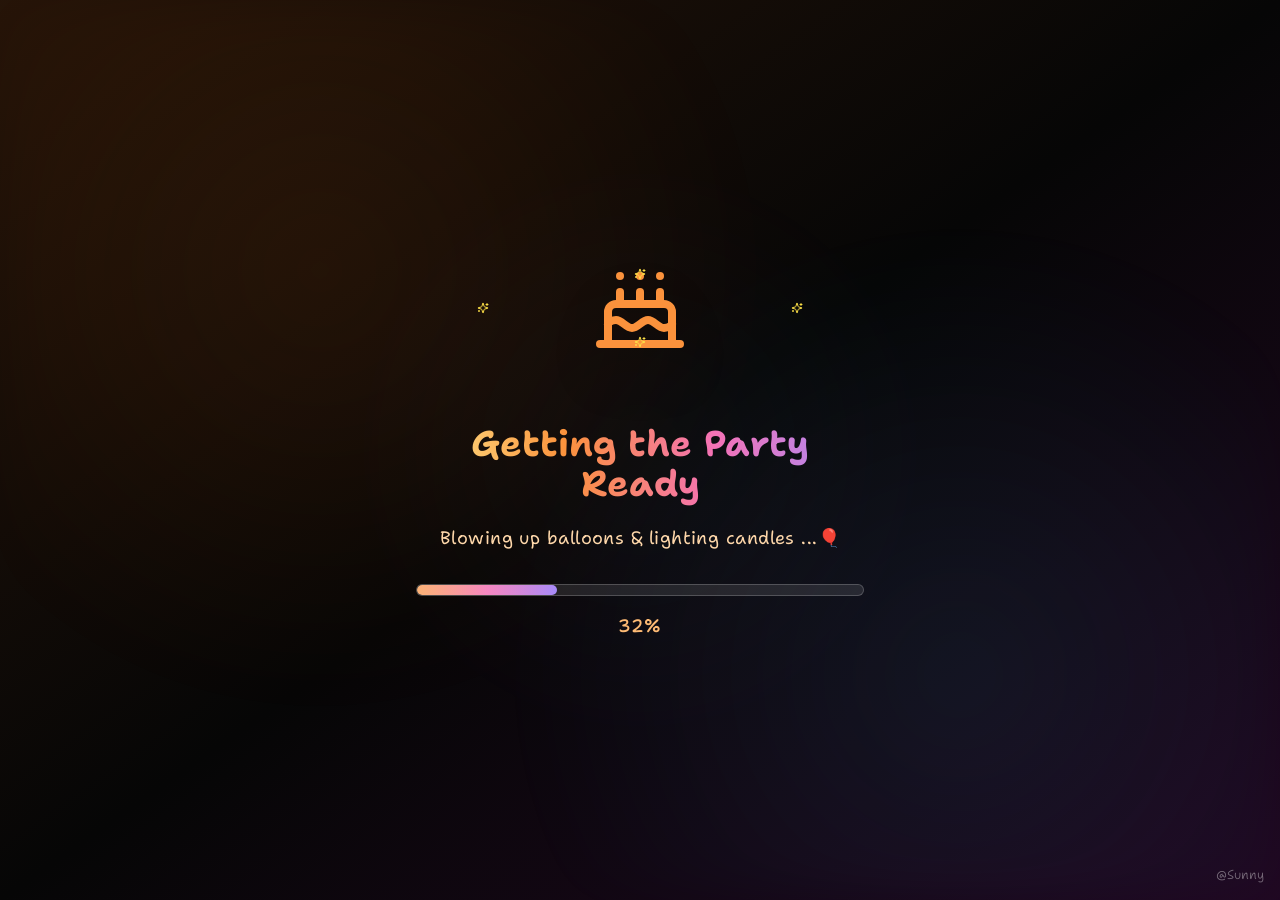
<file: birthday/index.html>
<!DOCTYPE html>
<html lang="en">
<head>
  <meta charset="UTF-8">
  <meta name="viewport" content="width=device-width, initial-scale=1">
  <title>Happy Birthday! 🎉</title>
  <meta name="description" content="A little birthday surprise made just for you. Open it and let the celebration begin 🎂">
  <link rel="icon" href="favicon.ico">
  <link rel="preconnect" href="https://fonts.googleapis.com">
  <link rel="preconnect" href="https://fonts.gstatic.com" crossorigin>
  <link href="https://fonts.googleapis.com/css2?family=Shantell+Sans:ital,wght@0,300..800;1,300..800&display=swap" rel="stylesheet">
  <link rel="stylesheet" href="style.css">
</head>
<body>

<!-- SVG icons (Lucide), reused with <use> -->
<svg width="0" height="0" style="position:absolute" aria-hidden="true">
  <symbol id="i-cake" viewBox="0 0 24 24"><path d="M20 21v-8a2 2 0 0 0-2-2H6a2 2 0 0 0-2 2v8"/><path d="M4 16s.5-1 2-1 2.5 2 4 2 2.5-2 4-2 2.5 2 4 2 2-1 2-1"/><path d="M2 21h20"/><path d="M7 8v3"/><path d="M12 8v3"/><path d="M17 8v3"/><path d="M7 4h.01"/><path d="M12 4h.01"/><path d="M17 4h.01"/></symbol>
  <symbol id="i-gift" viewBox="0 0 24 24"><rect x="3" y="8" width="18" height="4" rx="1"/><path d="M12 8v13"/><path d="M19 12v7a2 2 0 0 1-2 2H7a2 2 0 0 1-2-2v-7"/><path d="M7.5 8a2.5 2.5 0 0 1 0-5A4.8 8 0 0 1 12 8a4.8 8 0 0 1 4.5-5 2.5 2.5 0 0 1 0 5"/></symbol>
  <symbol id="i-party" viewBox="0 0 24 24"><path d="M5.8 11.3 2 22l10.7-3.79"/><path d="M4 3h.01"/><path d="M22 8h.01"/><path d="M15 2h.01"/><path d="M22 20h.01"/><path d="m22 2-2.24.75a2.9 2.9 0 0 0-1.96 3.12c.1.86-.57 1.63-1.45 1.63h-.38c-.86 0-1.6.6-1.76 1.44L14 10"/><path d="m22 13-.82-.33c-.86-.34-1.82.2-1.98 1.11c-.11.7-.72 1.22-1.43 1.22H17"/><path d="m11 2 .33.82c.34.86-.2 1.82-1.11 1.98C9.52 4.9 9 5.52 9 6.23V7"/><path d="M11 13c1.93 1.93 2.83 4.17 2 5-.83.83-3.07-.07-5-2-1.93-1.93-2.83-4.17-2-5 .83-.83 3.07.07 5 2Z"/></symbol>
  <symbol id="i-sparkles" viewBox="0 0 24 24"><path d="M9.937 15.5A2 2 0 0 0 8.5 14.063l-6.135-1.582a.5.5 0 0 1 0-.962L8.5 9.936A2 2 0 0 0 9.937 8.5l1.582-6.135a.5.5 0 0 1 .963 0L14.063 8.5A2 2 0 0 0 15.5 9.937l6.135 1.581a.5.5 0 0 1 0 .964L15.5 14.063a2 2 0 0 0-1.437 1.437l-1.582 6.135a.5.5 0 0 1-.963 0z"/><path d="M20 3v4"/><path d="M22 5h-4"/><path d="M4 17v2"/><path d="M5 18H3"/></symbol>
  <symbol id="i-lock" viewBox="0 0 24 24"><rect width="18" height="11" x="3" y="11" rx="2" ry="2"/><path d="M7 11V7a5 5 0 0 1 10 0v4"/></symbol>
  <symbol id="i-arrow-right" viewBox="0 0 24 24"><path d="M5 12h14"/><path d="m12 5 7 7-7 7"/></symbol>
</svg>

<div class="app">
  <!-- soft glowing background blobs -->
  <div class="glow g1"></div>
  <div class="glow g2"></div>
  <div class="glow g3"></div>

  <!-- ============ SCREEN 1: LOADER ============ -->
  <section class="screen active" id="screen-loader">
    <div class="center-box">
      <div class="loader-icon-wrap">
        <div class="wobble" style="--wd:3s; --wr:5deg; --ws:1.1">
          <svg class="icon c-accent-400 icon-xxl"><use href="#i-cake"/></svg>
        </div>
        <div class="orbit" style="--od:0s"><svg class="icon sparkle-sm c-yellow-300" style="left:85%; top:50%"><use href="#i-sparkles"/></svg></div>
        <div class="orbit" style="--od:.5s"><svg class="icon sparkle-sm c-yellow-300" style="left:50%; top:85%"><use href="#i-sparkles"/></svg></div>
        <div class="orbit" style="--od:1s"><svg class="icon sparkle-sm c-yellow-300" style="left:15%; top:50%"><use href="#i-sparkles"/></svg></div>
        <div class="orbit" style="--od:1.5s"><svg class="icon sparkle-sm c-yellow-300" style="left:50%; top:15%"><use href="#i-sparkles"/></svg></div>
      </div>

      <div class="space-8">
        <div class="space-4">
          <h1 class="grad-3 t-4xl py-1">Getting the Party Ready</h1>
          <p class="t-lg c-accent-200 tracking-wide breathe" style="--bmin:.5; --bmax:1; --bd:2.5s">Blowing up balloons & lighting candles ...<span class="c-accent-100">🎈</span></p>
        </div>
        <div class="space-4">
          <div class="progress"><div class="progress-fill" id="progress-fill"><div class="progress-shine"></div></div></div>
          <p class="t-lg c-accent-300 font-medium tracking-wider" id="progress-text">0%</p>
        </div>
      </div>
    </div>
  </section>

  <!-- ============ SCREEN 2: SECRET CODE ============ -->
  <section class="screen" id="screen-secretCode">
    <div class="w-md">
      <div class="glass glass-p8" id="code-card">
        <div class="relative-z text-center space-8">
          <div class="space-6">
            <div class="wobble" style="--wd:4s; --wr:5deg; --ws:1.05; position:relative">
              <svg class="icon lock-icon c-accent-400"><use href="#i-lock"/></svg>
              <div class="pop-sparkle" style="--pd:0s; left:80%; top:50%"><svg class="icon sparkle-sm c-yellow-300"><use href="#i-sparkles"/></svg></div>
              <div class="pop-sparkle" style="--pd:.5s; left:50%; top:80%"><svg class="icon sparkle-sm c-yellow-300"><use href="#i-sparkles"/></svg></div>
              <div class="pop-sparkle" style="--pd:1s; left:20%; top:50%"><svg class="icon sparkle-sm c-yellow-300"><use href="#i-sparkles"/></svg></div>
              <div class="pop-sparkle" style="--pd:1.5s; left:50%; top:20%"><svg class="icon sparkle-sm c-yellow-300"><use href="#i-sparkles"/></svg></div>
            </div>

            <div class="space-3">
              <h2 class="grad-2 t-3xl">Party Gateway</h2>
              <p class="t-lg c-accent-200 breathe" style="--bmin:.7; --bmax:1; --bd:2s">Enter the code to unlock your surprise 🎁</p>
              <p class="t-sm c-white-50"><span>💡</span>Hint: Your birthday, day &amp; month (DDMM)</p>
            </div>
          </div>

          <form id="code-form" class="space-6" autocomplete="off">
            <input type="text" id="code-input" class="code-input" placeholder="DDMM" maxlength="4" inputmode="numeric" autocomplete="off">
            <button type="submit" class="btn btn-block btn-lg-r">
              <span class="btn-inner">
                <svg class="icon sm-icon"><use href="#i-party"/></svg>
                Unlock the Party
                <svg class="icon sm-icon"><use href="#i-party"/></svg>
              </span>
              <span class="btn-hover"></span>
            </button>
          </form>

          <p class="wrong-msg" id="wrong-msg" hidden>🎈Oops, not quite! Think of your special day</p>
        </div>
      </div>
    </div>
  </section>

  <!-- ============ SCREEN 3: GIFT REVEAL ============ -->
  <section class="screen reveal" id="screen-giftReveal">
    <div class="reveal-stage" id="reveal-stage">
      <!-- left half of the gift -->
      <div class="half half-l">
        <svg class="icon c-accent-400 icon-xxxl clip-l"><use href="#i-gift"/></svg>
        <div class="gift-glow"></div>
      </div>
      <!-- right half of the gift -->
      <div class="half half-r">
        <svg class="icon c-accent-400 icon-xxxl clip-r"><use href="#i-gift"/></svg>
      </div>
      <!-- sparkles & balloons are created by script.js -->
    </div>

    <div class="reveal-text" id="reveal-text" hidden>
      <div class="glass-pill">
        <p class="grad-2 t-3xl bold">Surprise! Although the wish has been made...<span>🎉</span></p>
      </div>
    </div>
  </section>

  <!-- ============ SCREEN 4: INTRO ============ -->
  <section class="screen" id="screen-birthdayIntro">
    <div class="w-2xl">
      <div class="glass glass-intro text-center">
        <div class="relative-z space-8">
          <div class="wobble" style="--wd:3s; --wr:5deg; --ws:1.05; position:relative">
            <svg class="icon c-accent-400 icon-xl"><use href="#i-cake"/></svg>
            <div class="pop-sparkle" style="--pd:0s;   left:85%;  top:50%"><svg class="icon sparkle-sm c-yellow-300"><use href="#i-sparkles"/></svg></div>
            <div class="pop-sparkle" style="--pd:.3s;  left:67.5%; top:80.3%"><svg class="icon sparkle-sm c-yellow-300"><use href="#i-sparkles"/></svg></div>
            <div class="pop-sparkle" style="--pd:.6s;  left:32.5%; top:80.3%"><svg class="icon sparkle-sm c-yellow-300"><use href="#i-sparkles"/></svg></div>
            <div class="pop-sparkle" style="--pd:.9s;  left:15%;  top:50%"><svg class="icon sparkle-sm c-yellow-300"><use href="#i-sparkles"/></svg></div>
            <div class="pop-sparkle" style="--pd:1.2s; left:32.5%; top:19.7%"><svg class="icon sparkle-sm c-yellow-300"><use href="#i-sparkles"/></svg></div>
            <div class="pop-sparkle" style="--pd:1.5s; left:67.5%; top:19.7%"><svg class="icon sparkle-sm c-yellow-300"><use href="#i-sparkles"/></svg></div>
          </div>

          <div class="space-6">
            <h2 class="grad-2 t-2xl-md4xl bold">Today is all about YOU! 🎂</h2>
            <p class="c-accent-200 t-base-md-lg leading-relaxed breathe" style="--bmin:.8; --bmax:1; --bd:2s">
              But Tomorrow There's something Unexpected thing waiting for yaa past these pages
            </p>
          </div>

          <button class="btn btn-pill enter-btn" id="btn-show">
            <span class="btn-inner">
              <svg class="icon sm-icon"><use href="#i-gift"/></svg>
              Open my surprise
              <svg class="icon sm-icon"><use href="#i-gift"/></svg>
            </span>
            <span class="btn-hover"></span>
          </button>
        </div>
      </div>
    </div>
  </section>

  <!-- ============ SCREEN 5: MESSAGE ============ -->
  <section class="screen msg-screen" id="screen-message">
    <div class="msg-wrap" id="msg-wrap">
      <div class="glass msg-card">
        <div class="text-center mb-6">
          <div class="wobble" style="--wd:3s; --wr:10deg; --ws:1.1">
            <svg class="icon c-accent-400 icon-msg"><use href="#i-party"/></svg>
          </div>
        </div>
        <div class="msg-scroll" id="msg-scroll">
          <pre class="msg-text" id="msg-text"></pre>
        </div>
      </div>

      <div class="text-center mt-8 msg-btn-wrap" id="msg-btn-wrap" hidden>
        <button class="btn btn-pill msg-btn" id="btn-memories">
          <span class="btn-inner" style="gap:.5rem">
            <svg class="icon sm-icon-r"><use href="#i-sparkles"/></svg>
            Continue to Appreciation
            <svg class="icon sm-icon-r"><use href="#i-arrow-right"/></svg>
          </span>
          <span class="btn-hover"></span>
        </button>
        <p class="wrong-msg lock-note" id="lock-note" hidden>🔒 Still locked! Your appreciation surprise opens on 28 October at 8:30 AM IST.</p>
      <p class="gallery-thanks">Thank you for being you. Happy Birthday! 🎂</p>
      </div>
    </div>
  </section>

  <!-- watermark from the original design (delete this line to remove it) -->
  <div class="watermark">@Sunny</div>
</div>

<script src="script.js"></script>
</body>
</html>
</file>
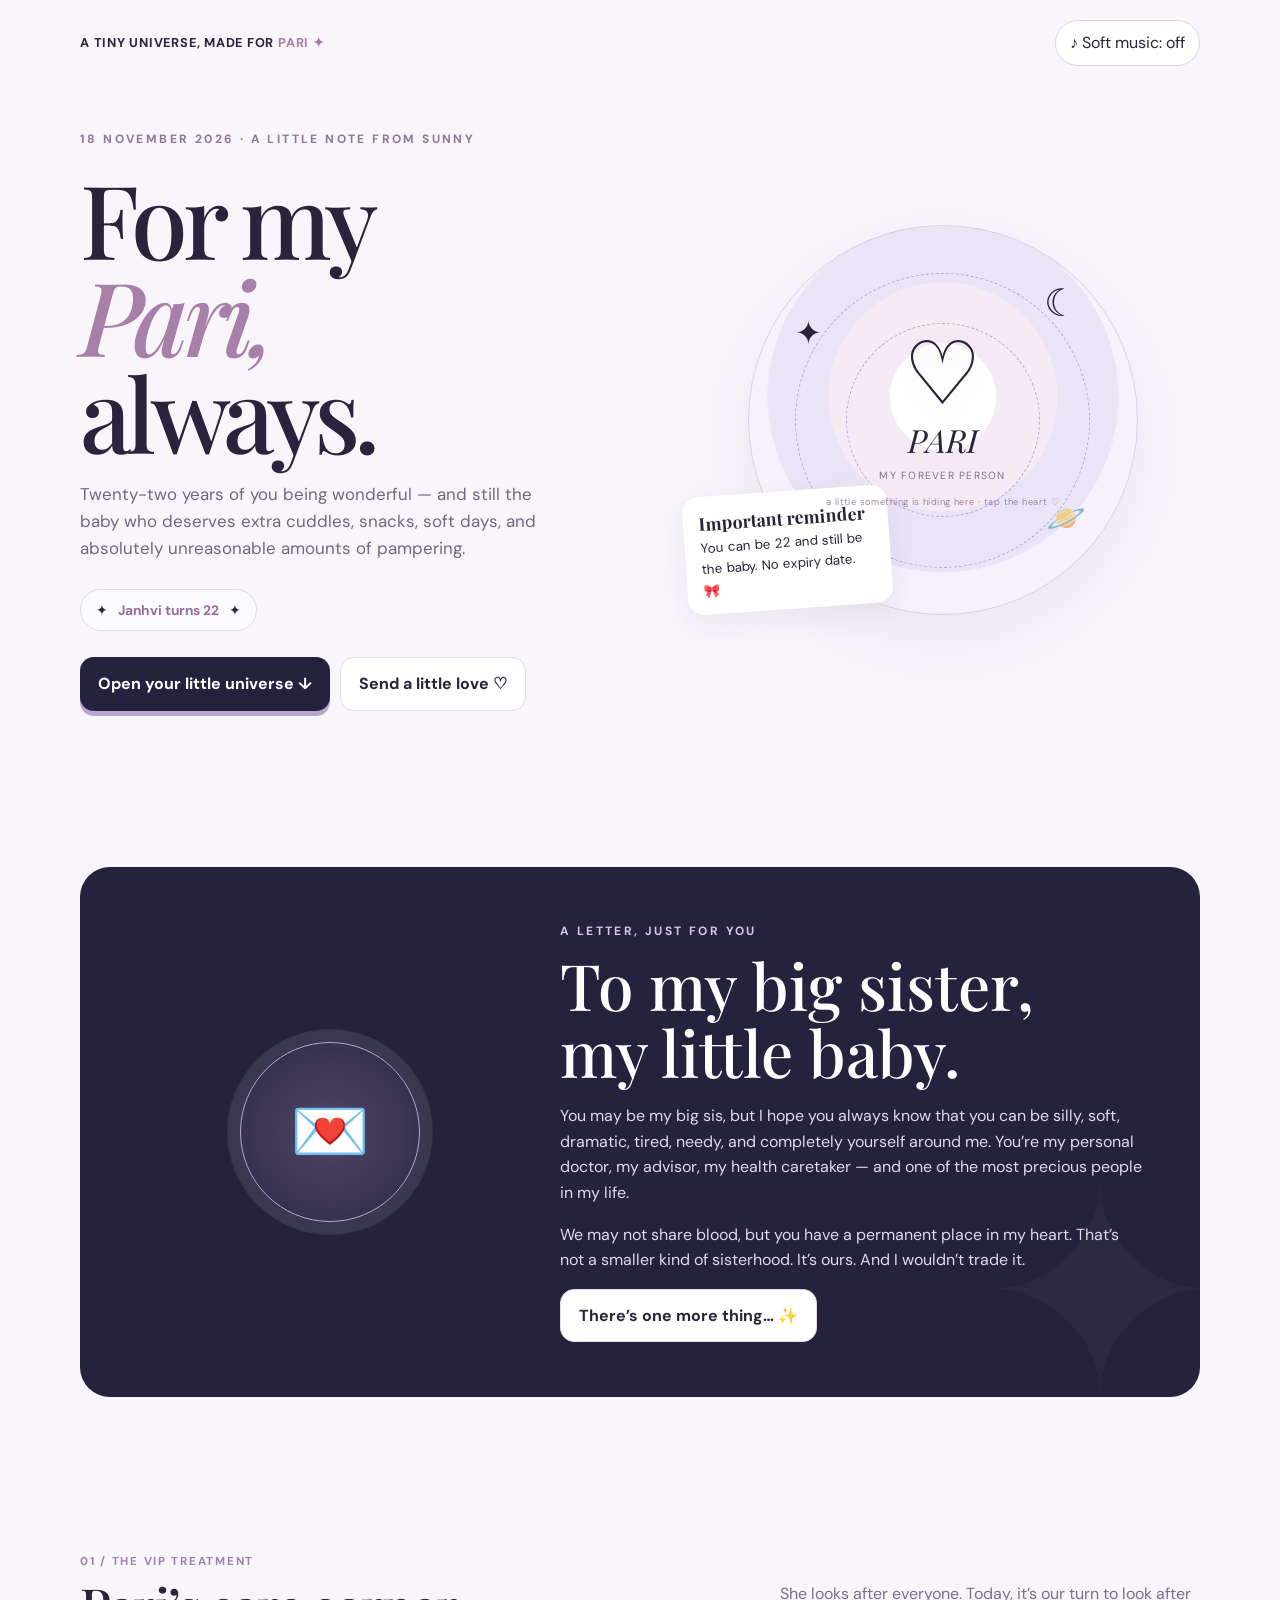
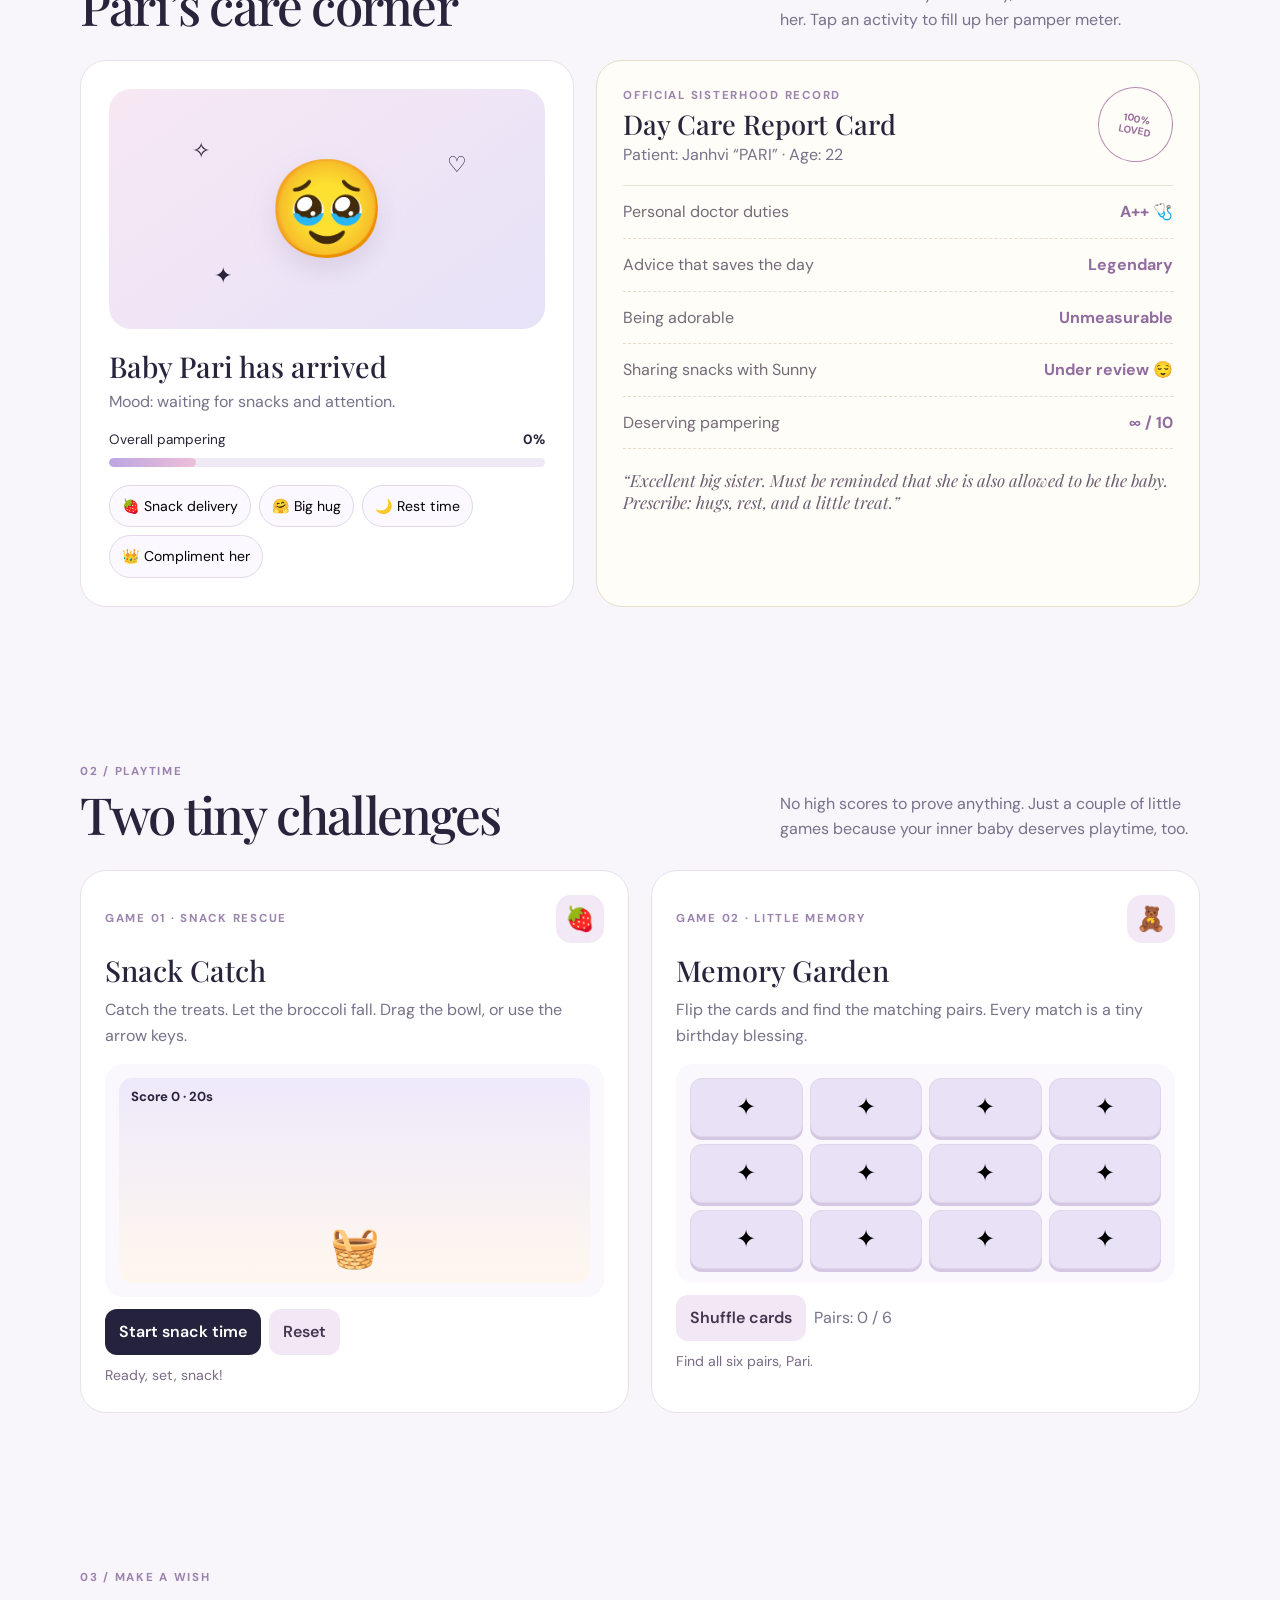
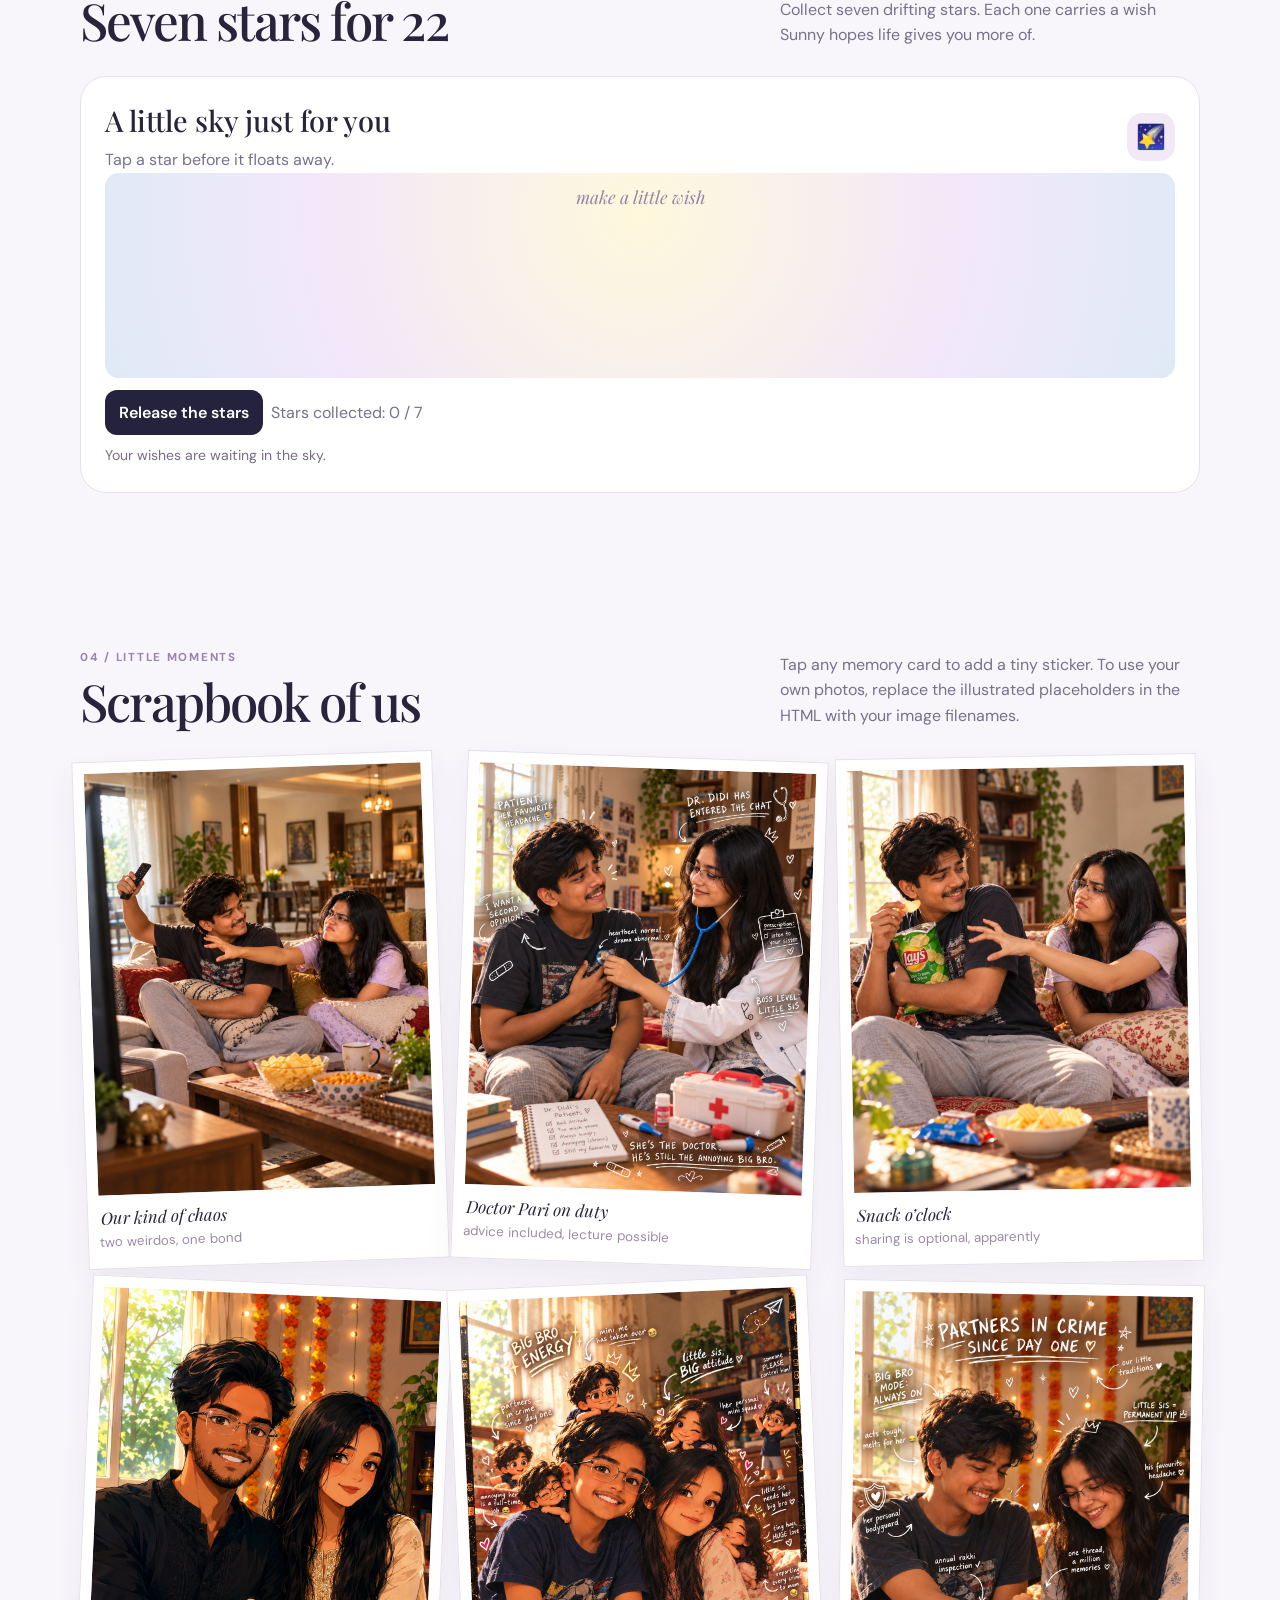
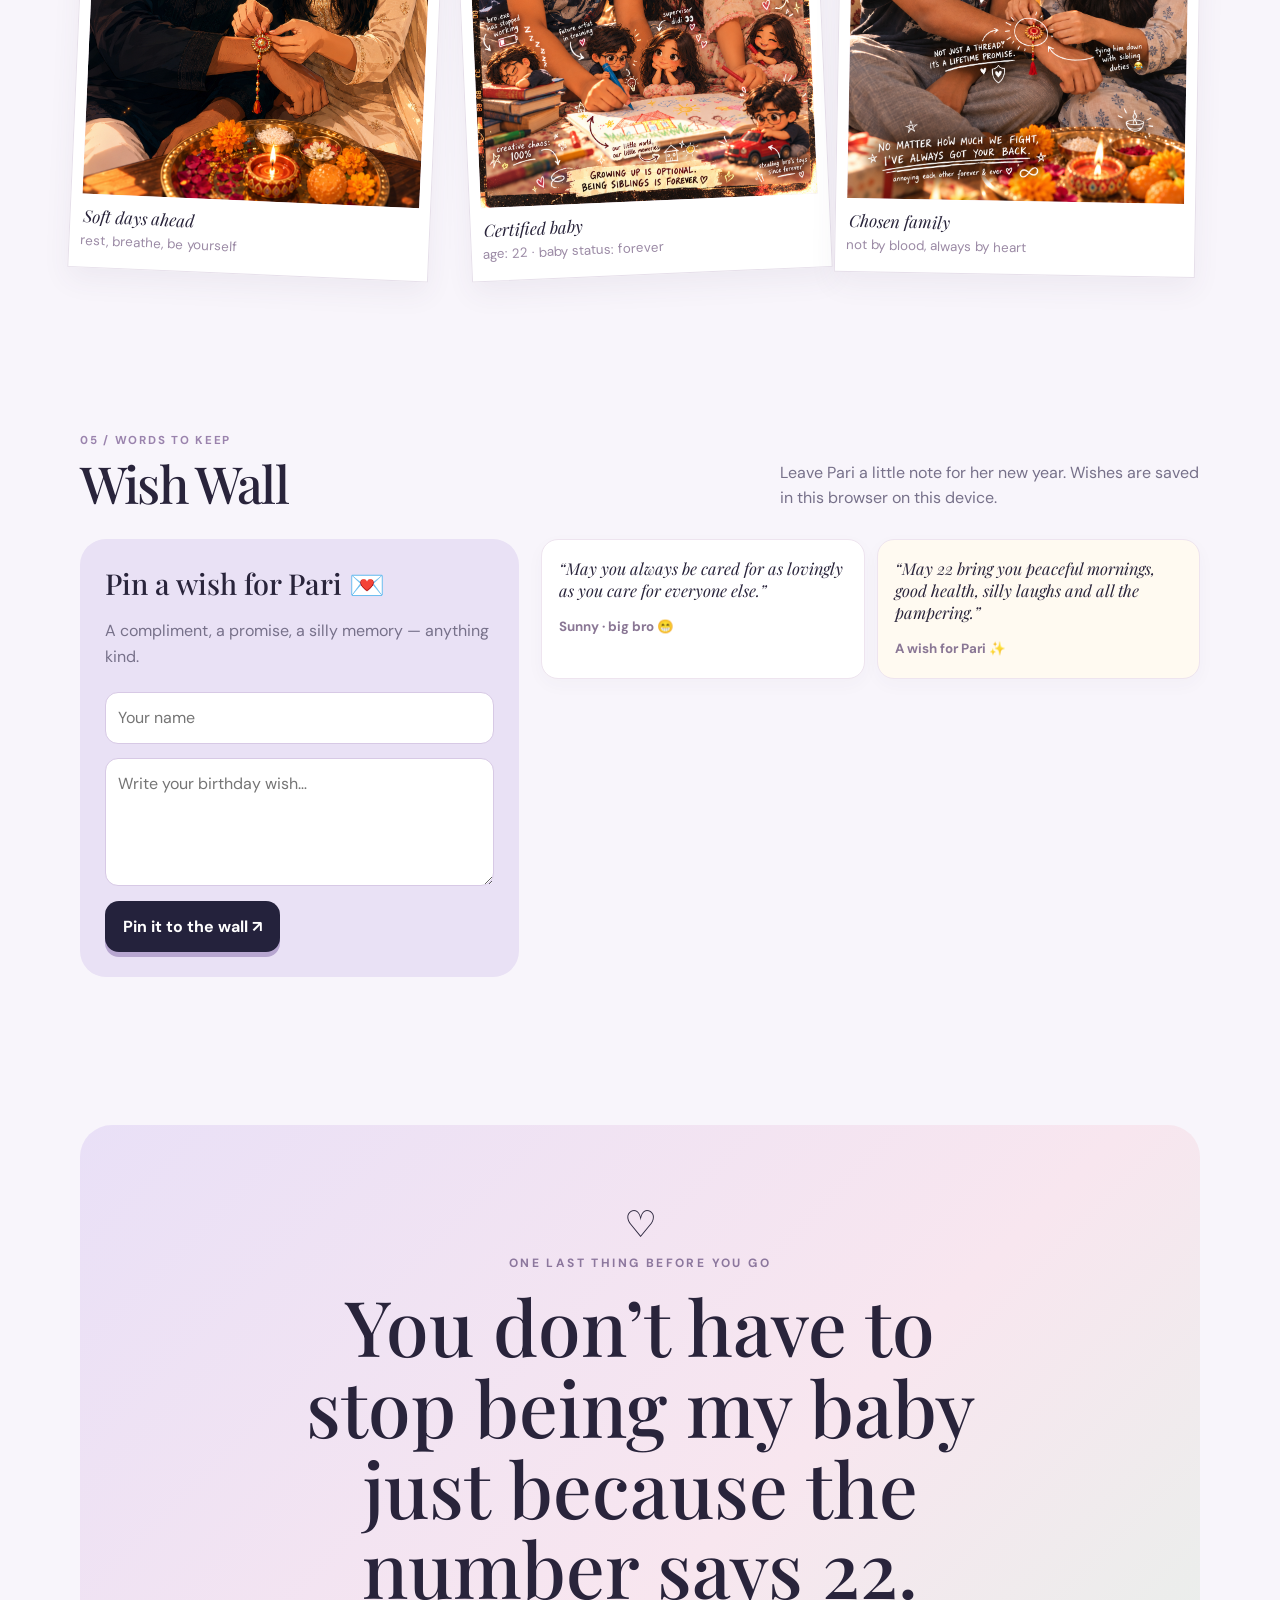
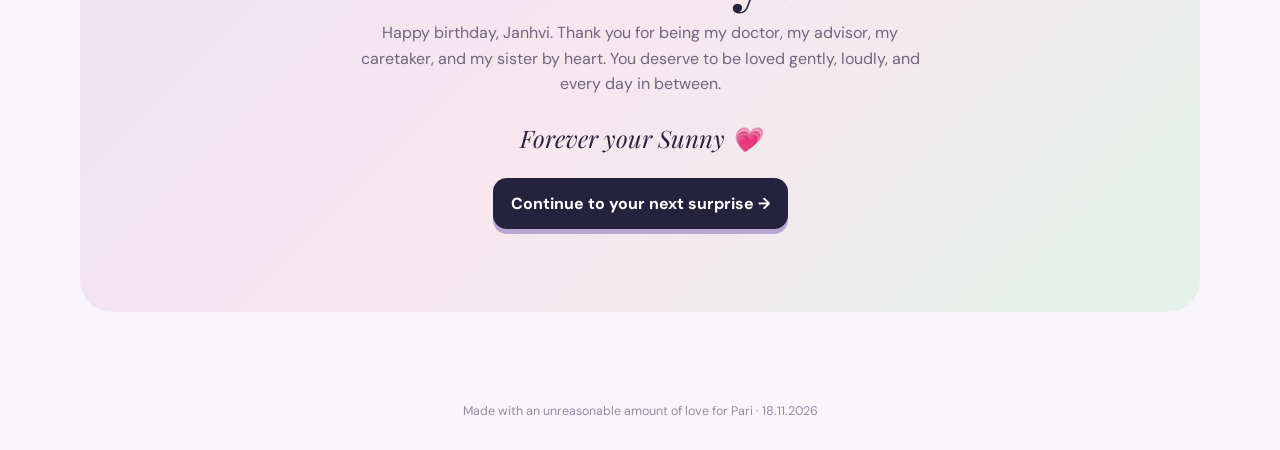
<file: site-root/index.html>
<!DOCTYPE html>
<html lang="en">
<head>
<meta charset="UTF-8">
<meta name="viewport" content="width=device-width, initial-scale=1">
<title>For Pari, Always ✦</title>
<style>
@import url('https://fonts.googleapis.com/css2?family=DM+Sans:wght@400;500;600;700&family=Playfair+Display:ital,wght@0,500;0,600;1,500;1,600&display=swap');
:root{--ink:#29243b;--muted:#77718a;--paper:#fffdf8;--lav:#dcd3f4;--pink:#f5dce8;--mint:#d9eee4;--gold:#e9c985;--night:#24223c;--line:#e8e1ed;--plum:#78649b}
*{box-sizing:border-box}html{scroll-behavior:smooth}body{margin:0;background:#f8f5fb;color:var(--ink);font:16px/1.6 'DM Sans',sans-serif;overflow-x:hidden}
button,input,textarea{font:inherit}button{cursor:pointer}button:focus-visible,a:focus-visible,input:focus-visible,textarea:focus-visible{outline:3px solid #9c85ca;outline-offset:3px}
a{color:inherit}.wrap{width:min(1120px,calc(100% - 36px));margin:auto}
.topbar{display:flex;align-items:center;justify-content:space-between;padding:20px 0;gap:12px}.brand{font-weight:700;letter-spacing:.06em;font-size:.8rem;text-transform:uppercase}.brand span{color:#a47caa}.sound{border:1px solid #ded4e8;border-radius:999px;background:#fff;padding:9px 14px;color:var(--ink)}
.hero{position:relative;min-height:670px;display:grid;grid-template-columns:1.05fr .95fr;align-items:center;gap:36px;padding:44px 0 78px}.eyebrow{font-size:.75rem;text-transform:uppercase;letter-spacing:.2em;color:#8c779d;font-weight:700}.hero h1{font:500 clamp(3.4rem,8vw,7.4rem)/.95 'Playfair Display',serif;letter-spacing:-.055em;margin:20px 0}.hero h1 em{color:#a77fa9;font-weight:500}.hero p{max-width:490px;color:#6f6980;font-size:1.06rem}.date-pill{display:inline-flex;align-items:center;gap:10px;border:1px solid #e4d9ed;background:#fff9;border-radius:999px;padding:9px 15px;font-size:.86rem;margin-top:10px}.date-pill b{color:#986d9c}.hero-actions{display:flex;gap:10px;flex-wrap:wrap;margin-top:26px}.primary,.secondary{border:0;border-radius:14px;padding:13px 18px;font-weight:700;transition:transform .2s,box-shadow .2s}.primary{background:var(--night);color:white;box-shadow:0 5px 0 #b7a6d0}.secondary{background:#fff;color:var(--ink);border:1px solid #e3d9e9}.primary:hover,.secondary:hover{transform:translateY(-2px)}
.orbit-art{min-height:420px;position:relative;display:grid;place-items:center}.orbit{width:min(390px,82vw);aspect-ratio:1;border-radius:50%;border:1px solid #d9cfe8;position:relative;background:radial-gradient(circle at 50% 44%,#fff 0 18%,#f6eaf5 18.5% 39%,#eae4f7 39.5% 60%,#f6f1fb 60.5%);box-shadow:0 25px 65px #8d7ba31c}.orbit:before,.orbit:after{content:"";position:absolute;border:1px dashed #b8a8d1;border-radius:50%;inset:12%;transform:rotate(-24deg)}.orbit:after{inset:25%;transform:rotate(35deg)}.moon{position:absolute;top:12%;right:15%;font-size:2.4rem;animation:float 5s ease-in-out infinite}.planet{position:absolute;font-size:2rem;animation:float 4s ease-in-out infinite}.planet.p1{top:21%;left:12%}.planet.p2{bottom:18%;right:13%;animation-delay:-2s}.planet.p3{bottom:12%;left:22%;font-size:1.5rem}.heart-core{position:absolute;inset:0;z-index:5;display:grid;place-items:center;text-align:center;pointer-events:none}.heart-core .heart-trigger{pointer-events:auto}.heart-hint{display:block;margin-top:9px;font-size:.58rem;letter-spacing:.045em;color:#8c779d;opacity:.88;white-space:nowrap}.heart-core .heart{font-size:5.5rem;filter:drop-shadow(0 12px 12px #c39bc455);animation:heartbeat 3s ease-in-out infinite}.heart-trigger{appearance:none;-webkit-appearance:none;position:relative;z-index:30;display:inline-block;pointer-events:auto;border:0;background:transparent;padding:14px;margin:-14px;color:inherit;font:inherit;line-height:1;cursor:pointer;touch-action:manipulation;-webkit-tap-highlight-color:transparent}.heart-trigger:focus-visible{outline:2px solid #9a83ad;outline-offset:8px;border-radius:12px}.heart-trigger:active{transform:scale(.92)}.orbit.is-playing{animation:pari-disc-spin 14s linear infinite}.orbit.is-playing .heart-core .heart{animation:none}@keyframes pari-disc-spin{from{transform:rotate(0deg)}to{transform:rotate(360deg)}}.heart-core strong{display:block;font:italic 2rem 'Playfair Display',serif}.heart-core small{color:#7f718c;letter-spacing:.12em;text-transform:uppercase;font-size:.65rem}.orbit-note{position:absolute;bottom:5%;left:0;background:#fff;padding:13px 16px;border-radius:16px;box-shadow:0 10px 30px #40305412;font-size:.83rem;max-width:205px;transform:rotate(-4deg)}.orbit-note b{font-family:'Playfair Display',serif;font-size:1.1rem}
@keyframes float{50%{transform:translateY(-10px) rotate(4deg)}}@keyframes heartbeat{0%,100%{transform:scale(1)}50%{transform:scale(1.07)}}
.section{padding:78px 0;scroll-margin-top:20px}.section-head{display:flex;justify-content:space-between;align-items:end;gap:20px;margin-bottom:28px}.section-head h2{font:500 clamp(2rem,4vw,3.4rem)/1.05 'Playfair Display',serif;margin:7px 0 0;letter-spacing:-.035em}.section-head p{color:var(--muted);max-width:420px;margin:0}.number{font-size:.72rem;letter-spacing:.15em;color:#9a83ad;font-weight:700}
.letter-section{background:var(--night);color:#fff;border-radius:30px;padding:clamp(24px,5vw,55px);position:relative;overflow:hidden}.letter-section:after{content:"✦";position:absolute;font-size:18rem;color:#ffffff08;right:-20px;bottom:-130px}.letter-layout{display:grid;grid-template-columns:.8fr 1.2fr;gap:35px;align-items:center;position:relative;z-index:1}.letter-seal{width:180px;height:180px;border:1px solid #b9a9d6;border-radius:50%;display:grid;place-items:center;margin:auto;background:radial-gradient(circle,#504566,#2d2947);font-size:4rem;box-shadow:0 0 0 12px #ffffff05,0 0 0 13px #ffffff15}.letter-copy h2{font:500 clamp(2.2rem,5vw,4rem)/1.05 'Playfair Display',serif;margin:10px 0 18px}.letter-copy p{color:#e0d9ed;max-width:650px}.letter-copy .sign{font:italic 1.4rem 'Playfair Display',serif;color:#f2d8eb}.hidden-letter{display:none;border-left:2px solid #c6a8d6;padding:10px 0 10px 20px;margin-top:20px;animation:reveal .5s ease}.hidden-letter.show{display:block}@keyframes reveal{from{opacity:0;transform:translateY(8px)}to{opacity:1;transform:none}}
.pamper-grid{display:grid;grid-template-columns:.9fr 1.1fr;gap:22px}.care-card{border-radius:26px;padding:28px;background:#fff;border:1px solid var(--line)}.care-avatar{min-height:240px;border-radius:22px;background:linear-gradient(145deg,#f7e8f3,#e6e2f8);display:grid;place-items:center;position:relative;overflow:hidden}.care-avatar .big{font-size:6rem;filter:drop-shadow(0 12px 12px #8f7ca533);cursor:pointer;transition:transform .2s}.care-avatar .big:hover{transform:scale(1.08) rotate(-4deg)}.care-avatar .spark{position:absolute;font-size:1.4rem;animation:float 3s infinite}.care-avatar .s1{top:18%;left:19%}.care-avatar .s2{right:18%;top:24%;animation-delay:-1s}.care-avatar .s3{bottom:15%;left:24%;animation-delay:-2s}.care-card h3{font:500 1.8rem 'Playfair Display',serif;margin:18px 0 4px}.muted{color:var(--muted)}.care-controls{display:flex;gap:8px;flex-wrap:wrap;margin-top:18px}.chip{border:1px solid #e2d7eb;background:#fbf8ff;border-radius:999px;padding:9px 12px;font-size:.88rem}.chip:hover{background:#eee5f7}.meter-line{display:flex;justify-content:space-between;font-size:.85rem;margin-top:14px}.meter{height:9px;background:#eee9f4;border-radius:99px;overflow:hidden;margin-top:7px}.meter span{display:block;height:100%;width:20%;background:linear-gradient(90deg,#bca5e2,#edbfd8);border-radius:99px;transition:width .4s}.report{background:#fffdf8;border:1px solid #e8ddc9;border-radius:26px;padding:26px;position:relative}.report-top{display:flex;justify-content:space-between;gap:12px;border-bottom:1px solid #e9dfd2;padding-bottom:18px}.report-top h3{font:500 1.7rem 'Playfair Display',serif;margin:0}.report-stamp{border:1px solid #b68bb2;border-radius:50%;width:75px;height:75px;display:grid;place-items:center;text-align:center;font-size:.63rem;line-height:1.1;color:#9a6c9b;transform:rotate(10deg);font-weight:700}.report-row{display:flex;justify-content:space-between;gap:12px;padding:13px 0;border-bottom:1px dashed #e6ddd0}.report-row span{color:#746a78}.grade{color:#916c9e;font-weight:700}.report-note{font:italic 1.05rem 'Playfair Display',serif;margin:20px 0 0;color:#6c5d71}
.game-grid{display:grid;grid-template-columns:1fr 1fr;gap:22px}.game-card{background:#fff;border:1px solid var(--line);border-radius:26px;padding:24px;min-width:0}.game-card h3{font:500 1.8rem 'Playfair Display',serif;margin:8px 0}.game-card p{color:var(--muted);margin-top:0}.game-top{display:flex;justify-content:space-between;align-items:center}.game-icon{width:48px;height:48px;border-radius:15px;background:#f2e8f6;display:grid;place-items:center;font-size:1.5rem}.game-area{background:#faf7fd;border-radius:18px;padding:14px;min-height:210px}.snack-stage{height:205px;position:relative;overflow:hidden;border-radius:14px;background:linear-gradient(#eee9fb,#fff7ee);touch-action:pan-y}.snack-score{position:absolute;z-index:3;left:12px;top:8px;font-size:.82rem;font-weight:700}.snack-bowl{position:absolute;bottom:4px;left:50%;transform:translateX(-50%);font-size:2.5rem;user-select:none}.falling{position:absolute;top:-35px;font-size:1.7rem;user-select:none}.game-actions{display:flex;gap:8px;align-items:center;flex-wrap:wrap;margin-top:12px}.mini-btn{border:0;border-radius:12px;background:var(--night);color:white;padding:10px 14px;font-weight:600}.mini-btn.alt{background:#f1e7f5;color:#433750}.game-msg{font-size:.88rem;color:#796b86;min-height:24px;margin:9px 0 0}
.memory-board{display:grid;grid-template-columns:repeat(4,minmax(0,1fr));gap:7px}.memory-tile{padding:0;min-height:59px;border:1px solid #e0d5eb;border-radius:12px;background:#e9e1f5;font-size:1.5rem;box-shadow:0 3px 0 #d4c7e4}.memory-tile.open,.memory-tile.found{background:#fff;border-color:#c8b7df}.memory-tile.found{background:#e7f4ed}
.wishgame{height:205px;position:relative;overflow:hidden;border-radius:14px;background:radial-gradient(circle at 50% 20%,#fff8dc,#f1e7fb 60%,#dfeaf6)}.wishgame:before{content:"make a little wish";position:absolute;inset:12px 0 auto;text-align:center;color:#9684a6;font:italic 1.1rem 'Playfair Display',serif}.wish-star{position:absolute;border:0;background:transparent;padding:0;box-shadow:none;font-size:1.8rem;animation:driftstar 5s linear forwards;filter:drop-shadow(0 2px 5px #e4c37b)}@keyframes driftstar{from{transform:translateY(220px) rotate(0)}to{transform:translateY(-60px) rotate(35deg)}}
.scrapbook{display:grid;grid-template-columns:repeat(3,1fr);gap:18px}.photo-card{padding:11px 11px 15px;background:#fff;border:1px solid #e6dfea;box-shadow:0 12px 28px #4d3d6010;transform:rotate(var(--tilt));transition:transform .2s;cursor:pointer}.photo-card:hover{transform:rotate(0) translateY(-5px)}.photo-placeholder{min-height:190px;display:flex;align-items:center;justify-content:center;background:linear-gradient(145deg,#f4e7f2,#e7e5f9);font-size:3rem;overflow:hidden;position:relative}
.photo-placeholder img{display:block;width:100%;height:auto;max-height:none;object-fit:contain;object-position:center center}
.photo-placeholder img.fit-cover{width:100%;height:100%;object-fit:cover}
.photo-placeholder img.fit-contain{width:100%;height:auto;max-height:none;object-fit:contain}
.photo-placeholder img.fit-natural{width:100%;height:auto;max-height:none;object-fit:contain}
.photo-placeholder:has(img){background:#f4e7f2}
.photo-card p{font:italic 1.05rem 'Playfair Display',serif;margin:11px 2px 0}.photo-card small{color:#9b8aa5}
.wish-layout{display:grid;grid-template-columns:.8fr 1.2fr;gap:22px}.wish-form{background:#e9e1f5;border-radius:26px;padding:25px}.wish-form h3{font:500 1.8rem 'Playfair Display',serif;margin:0 0 10px}.field{width:100%;border:1px solid #d7c9e5;border-radius:13px;background:#fff;padding:12px;margin:7px 0;color:var(--ink)}.wish-notes{display:grid;grid-template-columns:1fr 1fr;gap:12px;align-content:start}.wish-note{padding:17px;border-radius:17px;background:#fff;border:1px solid #eee4ef;min-height:115px;box-shadow:0 6px 18px #49375708}.wish-note:nth-child(2n){background:#fffaf1}.wish-note blockquote{font:italic 1.02rem 'Playfair Display',serif;margin:0 0 12px}.wish-note small{color:#8a7795;font-weight:700}
.finale{padding:70px 0 90px;text-align:center}.finale-card{border-radius:32px;background:linear-gradient(135deg,#e9e0f7,#f8e6ef 55%,#e4f2ea);padding:clamp(30px,6vw,70px);position:relative;overflow:hidden}.finale-card h2{font:500 clamp(2.5rem,6vw,5rem)/1.05 'Playfair Display',serif;margin:12px auto;max-width:750px}.finale-card p{max-width:580px;margin:0 auto 25px;color:#6f657e}.finale-heart{font-size:2.3rem;animation:heartbeat 2.6s infinite}.footer{padding:0 0 28px;text-align:center;color:#968ba3;font-size:.78rem}.toast{position:fixed;bottom:20px;left:50%;transform:translate(-50%,20px);opacity:0;pointer-events:none;background:#29243b;color:white;border-radius:999px;padding:11px 17px;z-index:20;transition:.3s;font-size:.9rem;max-width:calc(100% - 24px);text-align:center}.toast.show{opacity:1;transform:translate(-50%,0)}
.heart-note-backdrop{position:fixed;inset:0;z-index:1000;display:grid;place-items:center;padding:20px;background:#29243b66;backdrop-filter:blur(5px)}.heart-note-backdrop[hidden]{display:none}.heart-note-dialog{position:relative;width:min(430px,100%);padding:30px 28px 25px;border:1px solid #e5d9ed;border-radius:24px;background:#fffdfd;color:var(--ink);box-shadow:0 24px 80px #29243b35;text-align:center;animation:heartNoteIn .24s ease-out}.heart-note-dialog h2{font:500 1.8rem/1.15 'Playfair Display',serif;margin:8px 0 12px}.heart-note-dialog p{color:#70677e;font-size:.96rem;line-height:1.7;margin:0 0 20px}.heart-note-sparkle{color:#a77fa9;letter-spacing:.35em}.heart-note-close{position:absolute;top:10px;right:13px;border:0;background:transparent;color:#82758e;font-size:1.6rem;line-height:1;padding:5px 8px}.heart-note-ok{border:0;border-radius:999px;background:var(--night);color:#fff;padding:11px 20px;font-weight:600}.heart-note-ok:hover{transform:translateY(-1px)}@keyframes heartNoteIn{from{opacity:0;transform:translateY(8px) scale(.98)}to{opacity:1;transform:none}}@media(max-width:430px){.heart-note-dialog{padding:27px 21px 22px}.heart-hint{font-size:.53rem}}
@media(max-width:760px){.hero{grid-template-columns:1fr;padding-top:30px;gap:0;min-height:auto}.hero-copy{text-align:center}.hero-copy p{margin-left:auto;margin-right:auto}.hero-actions{justify-content:center}.orbit-art{min-height:360px}.orbit{width:min(330px,80vw)}.letter-layout,.pamper-grid,.wish-layout{grid-template-columns:1fr}.letter-seal{width:125px;height:125px;font-size:3rem}.section{padding:56px 0}.section-head{display:block}.section-head p{margin-top:12px}.game-grid{grid-template-columns:1fr}.scrapbook{grid-template-columns:repeat(2,1fr)}.photo-placeholder{height:155px}.wish-notes{grid-template-columns:1fr 1fr}}
@media(max-width:430px){.wrap{width:min(100% - 24px,1120px)}.topbar{padding:15px 0}.brand{font-size:.68rem}.hero h1{font-size:3.5rem}.orbit-art{min-height:315px}.orbit-note{left:2%;bottom:0}.care-card,.game-card{padding:17px}.report{padding:18px}.scrapbook{gap:10px}.photo-card{padding:7px 7px 11px}.photo-placeholder{height:125px}.wish-notes{grid-template-columns:1fr}.memory-tile{min-height:51px}.letter-section{border-radius:23px}}
@media(prefers-reduced-motion:reduce){*,*:before,*:after{animation-duration:.01ms!important;animation-iteration-count:1!important;scroll-behavior:auto!important;transition-duration:.01ms!important}}
</style>
</head>
<body>
<div class="wrap">
<header class="topbar"><div class="brand">A tiny universe, made for <span>Pari ✦</span></div><button class="sound" id="soundBtn" aria-pressed="false">♪ Soft music: off</button></header>
<main>
<section class="hero" id="top">
 <div class="hero-copy"><div class="eyebrow">18 November 2026 · a little note from Sunny</div><h1>For my<br><em>Pari,</em><br>always.</h1><p>Twenty-two years of you being wonderful — and still the baby who deserves extra cuddles, snacks, soft days, and absolutely unreasonable amounts of pampering.</p><div class="date-pill"><span>✦</span><b>Janhvi turns 22</b><span>✦</span></div><div class="hero-actions"><button class="primary" onclick="document.querySelector('#letter').scrollIntoView({behavior:'smooth'})">Open your little universe ↓</button><button class="secondary" onclick="sprinkleHearts()">Send a little love ♡</button></div></div>
 <div class="orbit-art" aria-label="Dreamy illustrated planet with a heart"><div class="orbit"><span class="moon">☾</span><span class="planet p1">✦</span><span class="planet p2">🪐</span><span class="planet p3">✧</span><div class="heart-core"><div><button class="heart heart-trigger" id="pariHeartTrigger" type="button" aria-label="Tap the heart to reveal a little message and play the hidden song" aria-pressed="false">♡</button><strong>PARI</strong><small>my forever person</small><span class="heart-hint">a little something is hiding here · tap the heart ♡</span></div></div></div><div class="orbit-note"><b>Important reminder</b><br>You can be 22 and still be the baby. No expiry date. 🎀</div></div>
</section>

<section class="section" id="letter"><div class="letter-section"><div class="letter-layout"><div class="letter-seal">💌</div><div class="letter-copy"><div class="eyebrow" style="color:#d8c4e7">A letter, just for you</div><h2>To my big sister,<br>my little baby.</h2><p>You may be my big sis, but I hope you always know that you can be silly, soft, dramatic, tired, needy, and completely yourself around me. You’re my personal doctor, my advisor, my health caretaker — and one of the most precious people in my life.</p><p>We may not share blood, but you have a permanent place in my heart. That’s not a smaller kind of sisterhood. It’s ours. And I wouldn’t trade it.</p><button class="secondary" id="letterBtn">There’s one more thing… ✨</button><div class="hidden-letter" id="secretLetter"><p>When the world asks you to be strong, I hope you remember that you deserve to be looked after, too. So today, and on all the ordinary days after it, let yourself be pampered. I’m always cheering for you, Pari.</p><div class="sign">Love you, — Sunny (big bro 😁)</div></div></div></div></div></section>

<section class="section" id="pamper"><div class="section-head"><div><div class="number">01 / THE VIP TREATMENT</div><h2>Pari’s care corner</h2></div><p>She looks after everyone. Today, it’s our turn to look after her. Tap an activity to fill up her pamper meter.</p></div>
<div class="pamper-grid"><div class="care-card"><div class="care-avatar"><span class="spark s1">✧</span><span class="spark s2">♡</span><span class="spark s3">✦</span><span class="big" id="careEmoji" title="Tap for a little boop">🥹</span></div><h3 id="careTitle">Baby Pari has arrived</h3><div class="muted" id="careText">Mood: waiting for snacks and attention.</div><div class="meter-line"><span>Overall pampering</span><b id="carePercent">0%</b></div><div class="meter"><span id="careMeter"></span></div><div class="care-controls"><button class="chip" data-care="snack">🍓 Snack delivery</button><button class="chip" data-care="hug">🤗 Big hug</button><button class="chip" data-care="rest">🌙 Rest time</button><button class="chip" data-care="praise">👑 Compliment her</button></div></div>
<div class="report"><div class="report-top"><div><div class="number">OFFICIAL SISTERHOOD RECORD</div><h3>Day Care Report Card</h3><div class="muted">Patient: Janhvi “PARI” · Age: 22</div></div><div class="report-stamp">100%<br>LOVED</div></div><div class="report-row"><span>Personal doctor duties</span><b class="grade">A++ 🩺</b></div><div class="report-row"><span>Advice that saves the day</span><b class="grade">Legendary</b></div><div class="report-row"><span>Being adorable</span><b class="grade">Unmeasurable</b></div><div class="report-row"><span>Sharing snacks with Sunny</span><b class="grade">Under review 😌</b></div><div class="report-row"><span>Deserving pampering</span><b class="grade">∞ / 10</b></div><p class="report-note">“Excellent big sister. Must be reminded that she is also allowed to be the baby. Prescribe: hugs, rest, and a little treat.”</p></div></div></section>

<section class="section" id="games"><div class="section-head"><div><div class="number">02 / PLAYTIME</div><h2>Two tiny challenges</h2></div><p>No high scores to prove anything. Just a couple of little games because your inner baby deserves playtime, too.</p></div>
<div class="game-grid">
<div class="game-card"><div class="game-top"><div class="number">GAME 01 · SNACK RESCUE</div><div class="game-icon">🍓</div></div><h3>Snack Catch</h3><p>Catch the treats. Let the broccoli fall. Drag the bowl, or use the arrow keys.</p><div class="game-area"><div class="snack-stage" id="snackStage"><div class="snack-score" id="snackScore">Score 0 · 20s</div><div class="snack-bowl" id="snackBowl">🧺</div></div></div><div class="game-actions"><button class="mini-btn" id="snackStart">Start snack time</button><button class="mini-btn alt" id="snackReset">Reset</button></div><div class="game-msg" id="snackMsg" aria-live="polite">Ready, set, snack!</div></div>
<div class="game-card"><div class="game-top"><div class="number">GAME 02 · LITTLE MEMORY</div><div class="game-icon">🧸</div></div><h3>Memory Garden</h3><p>Flip the cards and find the matching pairs. Every match is a tiny birthday blessing.</p><div class="game-area"><div class="memory-board" id="memoryBoard"></div></div><div class="game-actions"><button class="mini-btn alt" id="memoryReset">Shuffle cards</button><span class="muted" id="memoryCount">Pairs: 0 / 6</span></div><div class="game-msg" id="memoryMsg" aria-live="polite">Find all six pairs, Pari.</div></div>
</div></section>

<section class="section" id="wishes-game"><div class="section-head"><div><div class="number">03 / MAKE A WISH</div><h2>Seven stars for 22</h2></div><p>Collect seven drifting stars. Each one carries a wish Sunny hopes life gives you more of.</p></div><div class="game-card"><div class="game-top"><div><h3 style="margin-top:0">A little sky just for you</h3><p style="margin-bottom:0">Tap a star before it floats away.</p></div><div class="game-icon">🌠</div></div><div class="wishgame" id="wishGame"></div><div class="game-actions"><button class="mini-btn" id="wishStart">Release the stars</button><span class="muted" id="wishCount">Stars collected: 0 / 7</span></div><div class="game-msg" id="wishMsg" aria-live="polite">Your wishes are waiting in the sky.</div></div></section>

<section class="section" id="scrapbook"><div class="section-head"><div><div class="number">04 / LITTLE MOMENTS</div><h2>Scrapbook of us</h2></div><p>Tap any memory card to add a tiny sticker. To use your own photos, replace the illustrated placeholders in the HTML with your image filenames.</p></div>
<div class="scrapbook">
<div class="photo-card" style="--tilt:-2deg" data-sticker="🌷"><div class="photo-placeholder"><img src="images/fight.png" alt="A memory with Pari"></div><p>Our kind of chaos</p><small>two weirdos, one bond</small></div>
<div class="photo-card" style="--tilt:2deg" data-sticker="🩺"><div class="photo-placeholder"><img src="images/dr.png" alt="A memory with Pari"></div><p>Doctor Pari on duty</p><small>advice included, lecture possible</small></div>
<div class="photo-card" style="--tilt:-1deg" data-sticker="🍓"><div class="photo-placeholder"><img src="images/snacks.png" alt="A memory with Pari"></div><p>Snack o’clock</p><small>sharing is optional, apparently</small></div>
<div class="photo-card" style="--tilt:2.5deg" data-sticker="🌙"><div class="photo-placeholder"><img src="images/2.png" alt="A memory with Pari"></div><p>Soft days ahead</p><small>rest, breathe, be yourself</small></div>
<div class="photo-card" style="--tilt:-2.5deg" data-sticker="🎀"><div class="photo-placeholder"><img src="images/mini.png" alt="A memory with Pari"></div><p>Certified baby</p><small>age: 22 · baby status: forever</small></div>
<div class="photo-card" style="--tilt:1deg" data-sticker="💗"><div class="photo-placeholder"><img src="images/5_scribbled.png" alt="A memory with Pari"></div><p>Chosen family</p><small>not by blood, always by heart</small></div>
</div></section>

<section class="section" id="wall"><div class="section-head"><div><div class="number">05 / WORDS TO KEEP</div><h2>Wish Wall</h2></div><p>Leave Pari a little note for her new year. Wishes are saved in this browser on this device.</p></div><div class="wish-layout"><form class="wish-form" id="wishForm"><h3>Pin a wish for Pari 💌</h3><p class="muted">A compliment, a promise, a silly memory — anything kind.</p><input class="field" id="wishName" maxlength="35" placeholder="Your name" required><textarea class="field" id="wishText" maxlength="240" rows="4" placeholder="Write your birthday wish…" required></textarea><button class="primary" type="submit">Pin it to the wall ↗</button></form><div class="wish-notes" id="wishNotes"><article class="wish-note"><blockquote>“May you always be cared for as lovingly as you care for everyone else.”</blockquote><small>Sunny · big bro 😁</small></article><article class="wish-note"><blockquote>“May 22 bring you peaceful mornings, good health, silly laughs and all the pampering.”</blockquote><small>A wish for Pari ✨</small></article></div></div></section>

<section class="finale"><div class="finale-card"><div class="finale-heart">♡</div><div class="eyebrow">One last thing before you go</div><h2>You don’t have to stop being my baby just because the number says 22.</h2><p>Happy birthday, Janhvi. Thank you for being my doctor, my advisor, my caretaker, and my sister by heart. You deserve to be loved gently, loudly, and every day in between.</p><div class="sign" style="font:italic 1.5rem 'Playfair Display',serif;margin:0 0 24px">Forever your Sunny 💗</div><button class="primary" id="nextPage">Continue to your next surprise →</button><p style="font-size:.78rem;margin:13px auto 0"></p></div></section>
</main>
<footer class="footer">Made with an unreasonable amount of love for Pari · 18.11.2026</footer>
</div><div class="toast" id="toast" role="status"></div>
<audio id="pariSecretAudio" src="audio/pari-surprise.mp3" preload="none" hidden></audio>
<div class="heart-note-backdrop" id="heartNoteDialog" hidden role="presentation">
  <section class="heart-note-dialog" role="dialog" aria-modal="true" aria-labelledby="heartNoteTitle" aria-describedby="heartNoteText">
    <button class="heart-note-close" id="heartNoteClose" type="button" aria-label="Close message">×</button>
    <div class="heart-note-sparkle">✦ ♡ ✦</div>
    <h2 id="heartNoteTitle">A little note from your big bro</h2>
    <p id="heartNoteText">Even if this song is written from a lover’s perspective, this time your brother has chosen it for you with nothing but a brother’s love and intentions. Some songs can mean something different when they come from the heart. ♡</p>
    <button class="heart-note-ok" id="heartNoteOkay" type="button">I understand ♡</button>
  </section>
</div>

<script>
/* CUSTOMIZE THESE TWO SETTINGS */
const NEXT_PAGE_URL = "birthday/index.html"; // Continue to the second birthday experience.
const WISHES_KEY = "pariWishWallV2";
const $ = s => document.querySelector(s);
const toast = (message) => { const t=$("#toast"); t.textContent=message;t.classList.add("show");clearTimeout(toast.timer);toast.timer=setTimeout(()=>t.classList.remove("show"),2200); };
function sprinkleHearts(){for(let i=0;i<18;i++){const e=document.createElement("span");e.textContent=["♡","✦","💗","✧"][i%4];e.style.cssText=`position:fixed;z-index:30;left:${Math.random()*100}vw;top:${40+Math.random()*50}vh;pointer-events:none;color:${["#b79bd5","#d99cbd","#a9cbbb"][i%3]};font-size:${16+Math.random()*22}px;transition:transform 1.5s,opacity 1.5s`;document.body.append(e);requestAnimationFrame(()=>{e.style.transform=`translateY(-${80+Math.random()*180}px) rotate(${Math.random()*120}deg)`;e.style.opacity=0});setTimeout(()=>e.remove(),1600)}}
$("#letterBtn").onclick=()=>{$("#secretLetter").classList.toggle("show");$("#letterBtn").textContent=$("#secretLetter").classList.contains("show")?"Keep this little note close ♡":"There’s one more thing… ✨"};
/* Gentle optional music and hidden heart audio */
let audioCtx=null,musicTimer=null,musicOn=false;
let resumeMusicAfterSecret=false,pariSecretActive=false;
const pariSecretAudio=$("#pariSecretAudio");
const pariHeart=$("#pariHeartTrigger");
const pariOrbit=document.querySelector(".orbit");

function musicLoop(){
  if(!musicOn || pariSecretActive)return;
  audioCtx=audioCtx||new(window.AudioContext||window.webkitAudioContext)();
  const notes=[523.25,659.25,783.99,659.25,587.33,659.25,523.25,440];
  const start=audioCtx.currentTime+.05;
  notes.forEach((freq,i)=>{
    const osc=audioCtx.createOscillator(),gain=audioCtx.createGain();
    osc.type="sine";osc.frequency.value=freq;
    gain.gain.setValueAtTime(.0001,start+i*.48);
    gain.gain.exponentialRampToValueAtTime(.025,start+i*.48+.04);
    gain.gain.exponentialRampToValueAtTime(.0001,start+i*.48+.38);
    osc.connect(gain).connect(audioCtx.destination);
    osc.start(start+i*.48);osc.stop(start+i*.48+.4);
  });
  musicTimer=setTimeout(musicLoop,notes.length*480+900);
}
function updateMusicButton(){
  $("#soundBtn").textContent=musicOn?"♫ Soft music: on":"♪ Soft music: off";
  $("#soundBtn").setAttribute("aria-pressed",String(musicOn));
}
function stopBackgroundMusic(){
  musicOn=false;clearTimeout(musicTimer);
  if(audioCtx)audioCtx.suspend().catch(()=>{});
  updateMusicButton();
}
function resumeBackgroundMusic(){
  if(!musicOn || pariSecretActive)return;
  if(audioCtx && audioCtx.state==="suspended"){
    audioCtx.resume().then(()=>{if(musicOn&&!pariSecretActive)musicLoop();}).catch(()=>{});
  }else musicLoop();
  updateMusicButton();
}
function finishSecretAudio(){
  pariSecretAudio.pause();
  pariSecretAudio.currentTime=0;
  pariSecretActive=false;
  pariHeart.setAttribute("aria-pressed","false");
  pariOrbit.classList.remove("is-playing");
  musicOn=resumeMusicAfterSecret;
  resumeMusicAfterSecret=false;
  if(musicOn)resumeBackgroundMusic();else updateMusicButton();
}
function togglePariSecretAudio(){
  if(pariSecretActive){finishSecretAudio();return;}
  resumeMusicAfterSecret=musicOn;
  if(musicOn)stopBackgroundMusic();
  pariSecretActive=true;
  pariHeart.setAttribute("aria-pressed","true");
  pariOrbit.classList.add("is-playing");
  pariSecretAudio.currentTime=0;
  const playPromise=pariSecretAudio.play();
  if(playPromise && typeof playPromise.catch==="function"){
    playPromise.catch(()=>{
      /* Keep the disc animation/button active if the file is missing or fails. */
      toast("The hidden song couldn't load. Check site-root/audio/pari-surprise.mp3.");
    });
  }
}
const heartNoteDialog=$("#heartNoteDialog");
function openHeartNote(){heartNoteDialog.hidden=false;$("#heartNoteOkay").focus();}
function closeHeartNote(){heartNoteDialog.hidden=true;pariHeart.focus();}
$("#heartNoteClose").onclick=closeHeartNote;
$("#heartNoteOkay").onclick=closeHeartNote;
heartNoteDialog.addEventListener("click",e=>{if(e.target===heartNoteDialog)closeHeartNote();});
document.addEventListener("keydown",e=>{if(e.key==="Escape"&&!heartNoteDialog.hidden)closeHeartNote();});
pariHeart.onclick=()=>{openHeartNote();togglePariSecretAudio();};
pariSecretAudio.addEventListener("ended",finishSecretAudio);
pariSecretAudio.addEventListener("error",()=>{
  if(pariSecretActive)toast("The hidden song couldn't load. Check site-root/audio/pari-surprise.mp3.");
});
$("#soundBtn").onclick=()=>{
  if(pariSecretActive){
    resumeMusicAfterSecret=!resumeMusicAfterSecret;
    musicOn=resumeMusicAfterSecret;
    updateMusicButton();
    return;
  }
  musicOn=!musicOn;
  if(musicOn)resumeBackgroundMusic();
  else{clearTimeout(musicTimer);if(audioCtx)audioCtx.suspend().catch(()=>{});}
  updateMusicButton();
};
/* Pamper meter */
let care=0,careClicks=0;const careLines={snack:["🍓","Snack secured!","Pari has been bribed with something delicious."],hug:["🥰","Hug delivered!","Prescription: one very long cuddle."],rest:["😴","Rest mode activated","No responsibilities for the next imaginary five minutes."],praise:["👑","Queen Pari!","Compliment administered. Side effects include smiling."]};
document.querySelectorAll("[data-care]").forEach(b=>b.onclick=()=>{const item=careLines[b.dataset.care];$("#careEmoji").textContent=item[0];$("#careTitle").textContent=item[1];$("#careText").textContent=item[2];care=Math.min(100,care+25);$("#careMeter").style.width=care+"%";$("#carePercent").textContent=care+"%";careClicks++;if(care>=100){$("#careTitle").textContent="Fully pampered birthday queen!";$("#careText").textContent="Doctor’s orders: keep receiving love indefinitely. 👑";sprinkleHearts()}});
$("#careEmoji").onclick=()=>{care=Math.min(100,care+5);$("#careMeter").style.width=care+"%";$("#carePercent").textContent=care+"%";$("#careEmoji").textContent="🥰";toast("Boop! +5 pamper points 💗")};
/* Snack Catch: move the basket with pointer or arrow keys. */
(()=>{const stage=$("#snackStage"),basket=$("#snackBowl");let x=.5,score=0,running=false,items=[],spawnTimer=null,gameTimer=null,raf=null,time=20,last=0;function move(clientX){const r=stage.getBoundingClientRect();x=Math.max(.08,Math.min(.92,(clientX-r.left)/r.width));basket.style.left=(x*100)+"%"}stage.addEventListener("pointermove",e=>{if(e.buttons||e.pointerType==="touch")move(e.clientX)});stage.addEventListener("pointerdown",e=>move(e.clientX));window.addEventListener("keydown",e=>{if(e.key==="ArrowLeft")x=Math.max(.08,x-.06);if(e.key==="ArrowRight")x=Math.min(.92,x+.06);basket.style.left=(x*100)+"%"});function clean(){items.forEach(o=>o.el.remove());items=[];if(raf)cancelAnimationFrame(raf);clearInterval(spawnTimer);clearInterval(gameTimer);running=false}function finish(){clean();$("#snackScore").textContent=`Score ${score} · done`;$("#snackMsg").textContent=`Snack time over! You caught ${score} treats. ${score>=10?"Pari is a snack-catching legend. 🏆":"A little more snack practice, baby. 🍓"}`;$("#snackStart").disabled=false}function tick(ts){if(!running)return;if(!last)last=ts;const dt=Math.min(32,ts-last);last=ts;const sr=stage.getBoundingClientRect(),br=basket.getBoundingClientRect();items=items.filter(o=>{o.y+=o.speed*dt/16.67;o.el.style.top=o.y+"px";const ir=o.el.getBoundingClientRect();if(ir.bottom>=br.top+4&&ir.top<br.bottom&&ir.left<br.right&&ir.right>br.left){if(o.good){score++;$("#snackMsg").textContent="Yum! One more treat for Pari. 🍓"}else{score=Math.max(0,score-2);$("#snackMsg").textContent="Broccoli detected. Absolutely not. 🥦"}o.el.remove();$("#snackScore").textContent=`Score ${score} · ${time}s`;return false}if(o.y>sr.height){o.el.remove();return false}return true});raf=requestAnimationFrame(tick)}function start(){if(running)return;clean();score=0;time=20;last=0;running=true;$("#snackStart").disabled=true;$("#snackMsg").textContent="Catch the snacks, dodge the broccoli!";$("#snackScore").textContent="Score 0 · 20s";spawnTimer=setInterval(()=>{if(!running)return;const good=Math.random()>.23,el=document.createElement("span");el.className="falling";el.textContent=good?["🍓","🍪","🧁","🍎","🧃"][Math.floor(Math.random()*5)]:"🥦";el.style.left=(5+Math.random()*86)+"%";stage.append(el);items.push({el,y:-30,speed:1.8+Math.random()*1.3,good})},650);gameTimer=setInterval(()=>{time--;$("#snackScore").textContent=`Score ${score} · ${time}s`;if(time<=0)finish()},1000);raf=requestAnimationFrame(tick)}$("#snackStart").onclick=start;$("#snackReset").onclick=()=>{clean();score=0;time=20;$("#snackScore").textContent="Score 0 · 20s";$("#snackMsg").textContent="Ready, set, snack!";$("#snackStart").disabled=false}})();
/* Memory game */
(()=>{const symbols=["🧸","🌷","🩺","🍓","🌙","🎀"],board=$("#memoryBoard");let first=null,lock=false,pairs=0,tries=0;function setup(){board.innerHTML="";first=null;lock=false;pairs=0;tries=0;$("#memoryCount").textContent="Pairs: 0 / 6";$("#memoryMsg").textContent="Find all six pairs, Pari.";[...symbols,...symbols].sort(()=>Math.random()-.5).forEach(sym=>{const b=document.createElement("button");b.className="memory-tile";b.textContent="✦";b.setAttribute("aria-label","Hidden memory card");b.dataset.sym=sym;b.onclick=()=>{if(lock||b.classList.contains("found")||b===first)return;b.textContent=sym;b.classList.add("open");if(!first){first=b;return}tries++;if(first.dataset.sym===sym){first.classList.remove("open");first.classList.add("found");b.classList.remove("open");b.classList.add("found");first=null;pairs++;$("#memoryCount").textContent=`Pairs: ${pairs} / 6`;$("#memoryMsg").textContent=["A hug whenever you need one. 🤗","You deserve soft days. 🌷","Best doctor in this little universe. 🩺","Snack privileges: unlimited. 🍓","May your dreams be peaceful. 🌙","You are loved, always. 🎀"][symbols.indexOf(sym)];if(pairs===6)$("#memoryMsg").textContent=`Garden completed in ${tries} turns! Pari wins a giant imaginary cuddle. 💗`}else{lock=true;const prev=first;first=null;setTimeout(()=>{prev.textContent="✦";b.textContent="✦";prev.classList.remove("open");b.classList.remove("open");lock=false},700)}};board.append(b)})}$("#memoryReset").onclick=setup;setup()})();
/* Seven stars mini-game */
(()=>{const sky=$("#wishGame"),btn=$("#wishStart"),counter=$("#wishCount"),msg=$("#wishMsg");const blessings=["good health 🌿","gentle days 🌷","big hugs 🤗","sweet dreams 🌙","belly laughs ✨","all the pampering 🎀","love that stays 💗"];let collected=0,active=false,timers=[],spawned=0;function clear(){timers.forEach(clearTimeout);timers=[];sky.querySelectorAll(".wish-star").forEach(s=>s.remove())}function start(){clear();collected=0;spawned=0;active=true;btn.disabled=true;counter.textContent="Stars collected: 0 / 7";msg.textContent="Catch seven stars to gather your wishes.";for(let i=0;i<16;i++)timers.push(setTimeout(()=>{if(!active)return;spawned++;const s=document.createElement("button");s.className="wish-star";s.textContent=["✦","⭐","🌟"][i%3];s.style.left=(4+Math.random()*88)+"%";s.style.animationDuration=(4+Math.random()*1.8)+"s";s.setAttribute("aria-label","Collect a birthday wish star");s.onclick=()=>{if(!active)return;s.remove();collected++;counter.textContent=`Stars collected: ${collected} / 7`;msg.textContent=collected<=7?`A wish for ${blessings[collected-1]}. 💗`:"";if(collected>=7){active=false;btn.disabled=false;btn.textContent="Play again ✨";msg.textContent="Seven wishes gathered: health, softness, hugs, dreams, laughter, pampering, and love. Happy 22nd, Pari. 💖";clear()}};sky.append(s);timers.push(setTimeout(()=>s.remove(),6200))},i*450));timers.push(setTimeout(()=>{if(active){active=false;btn.disabled=false;btn.textContent="Try again ✨";msg.textContent=`The sky got sleepy — you collected ${collected} stars. Give it another go!`}},10500))}btn.onclick=start})();
/* Scrapbook sticker taps */
document.querySelectorAll(".photo-card").forEach(card=>card.onclick=()=>{let sticker=card.querySelector(".sticker");if(sticker){sticker.remove();return}sticker=document.createElement("span");sticker.className="sticker";sticker.textContent=card.dataset.sticker;sticker.style.cssText="position:absolute;right:12px;top:12px;font-size:2rem;filter:drop-shadow(0 2px 3px #fff)";card.style.position="relative";card.append(sticker);toast("A tiny sticker for this memory ✨")});
/* Wish wall persists locally in this browser */
function escapeHTML(s){return s.replace(/[&<>"']/g,c=>({"&":"&amp;","<":"&lt;",">":"&gt;",'"':"&quot;","'":"&#39;"}[c]))}
function loadWishes(){try{return JSON.parse(localStorage.getItem(WISHES_KEY)||"[]")}catch(e){return[]}}
function renderWish(n,t){const el=document.createElement("article");el.className="wish-note";const q=document.createElement("blockquote");q.textContent="“"+t+"”";const by=document.createElement("small");by.textContent=n;el.append(q,by);$("#wishNotes").prepend(el)}
try{loadWishes().forEach(w=>renderWish(w.name,w.text))}catch(e){}
$("#wishForm").addEventListener("submit",e=>{e.preventDefault();const name=$("#wishName").value.trim(),text=$("#wishText").value.trim();if(!name||!text)return;renderWish(name,text);try{localStorage.setItem(WISHES_KEY,JSON.stringify([...loadWishes(),{name,text}]))}catch(e){}e.target.reset();toast("Your wish is pinned for Pari 💌")});
$("#nextPage").onclick=()=>{if(NEXT_PAGE_URL&&NEXT_PAGE_URL!=="next.html")location.href=NEXT_PAGE_URL;else{toast("Set NEXT_PAGE_URL near the bottom of this file to your next page.");}};
</script>
</body></html>
</file>
<file: birthday/style.css>
/* =========================================================
   Birthday Surprise Site - plain CSS version
   (Replaces Tailwind CSS + Motion + Swiper from the original)
   ========================================================= */

*, *::before, *::after { box-sizing: border-box; margin: 0; padding: 0; border: 0 solid; }

body {
  background: #0a0a0a;
  color: #fff;
  font-family: "Shantell Sans", cursive;
  user-select: none;
  -webkit-user-select: none;
  line-height: 1.5;
  -webkit-font-smoothing: antialiased;
}
button { font: inherit; color: inherit; cursor: pointer; background: none; }
input { font: inherit; }
pre { font-family: "Shantell Sans", cursive; }
[hidden] { display: none !important; }

button:focus, input:focus { outline: none; }

/* Custom scrollbar */
::-webkit-scrollbar { width: 6px; }
::-webkit-scrollbar-track { background: rgba(0,0,0,0); }
::-webkit-scrollbar-thumb { background: linear-gradient(to bottom, #fdba74, #f472b6); border-radius: 4px; }
::-webkit-scrollbar-thumb:hover { background: linear-gradient(to bottom, #fb923c, #ec4899); }

/* ---------- App shell + background ---------- */
.app {
  position: relative;
  min-height: 100vh;
  min-height: 100dvh;
  overflow: hidden;
  background:
    linear-gradient(to bottom right, rgba(90,40,5,.35), rgba(0,0,0,.4), rgba(74,4,78,.35)),
    #0a0a0a;
}
.glow { position: fixed; inset: 0; z-index: 0; pointer-events: none; }
.g1 { background-image: radial-gradient(circle at 25% 30%, rgba(249,115,22,.7), transparent 40%); filter: blur(24px); opacity: .1; }
.g2 { background-image: radial-gradient(circle at 75% 75%, rgba(34,211,238,.7), transparent 40%); filter: blur(24px); opacity: .1; }
.g3 { background-image: radial-gradient(circle at 50% 50%, rgba(228,193,255,.6), transparent 40%); filter: blur(40px); opacity: .05; }

.watermark {
  position: fixed;
  bottom: 1rem;
  right: 1rem;
  z-index: 50;
  font-size: 13px;
  font-weight: 300;
  color: rgba(255,255,255,.4);
  pointer-events: none;
  animation: wm-in 2.5s ease-out 1s backwards;
}
@keyframes wm-in { from { opacity: 0; transform: translateX(100px); } }

/* ---------- Screens + transitions ---------- */
.screen {
  display: none;
  position: relative;
  z-index: 1;
  min-height: 100vh;
  min-height: 100dvh;
  flex-direction: column;
  align-items: center;
  justify-content: center;
  padding: 2rem 1.5rem;
  color: #fff;
}
.screen.active { display: flex; }
.screen.entering { animation: fade-in .8s ease-out backwards; }
.screen.leaving  { animation: fade-out .8s ease-out forwards; pointer-events: none; }
.screen.reveal.entering { animation-duration: 1s; }
.screen.reveal.leaving  { animation: fade-out-shrink 1s ease-out forwards; }
@keyframes fade-in  { from { opacity: 0; } }
@keyframes fade-out { to { opacity: 0; } }
@keyframes fade-out-shrink { to { opacity: 0; transform: scale(.95); } }

/* ---------- Icons ---------- */
.icon {
  display: block;
  width: 24px;
  height: 24px;
  fill: none;
  stroke: currentColor;
  stroke-width: 2;
  stroke-linecap: round;
  stroke-linejoin: round;
}
.icon.fill { fill: currentColor; }
.icon-xxl  { width: 6rem;  height: 6rem;  margin: 0 auto; filter: drop-shadow(0 25px 25px rgba(0,0,0,.15)); }
.icon-xxxl { width: 12rem; height: 12rem; }
.icon-xl   { width: 4rem;  height: 4rem;  margin: 0 auto; }
.icon-msg  { width: 2.5rem; height: 2.5rem; margin: 0 auto; }
.lock-icon  { width: 4rem;  height: 4rem;  margin: 0 auto; filter: drop-shadow(0 4px 3px rgba(0,0,0,.07)) drop-shadow(0 2px 2px rgba(0,0,0,.06)); }
.sparkle-sm { width: .75rem; height: .75rem; }
.sm-icon    { width: 1.25rem; height: 1.25rem; }
.sm-icon-r  { width: 1rem; height: 1rem; }

/* ---------- Colors ---------- */
.c-accent-400 { color: #fb923c; }
.c-accent-300 { color: #fdba74; }
.c-accent-200 { color: #fed7aa; }
.c-accent-100 { color: #ffedd5; }
.c-yellow-300 { color: #fde047; }
.c-white-50 { color: rgba(255,255,255,.5); }

.grad-2 {
  background-image: linear-gradient(to right, #fde68a, #fb923c, #f472b6);
  -webkit-background-clip: text; background-clip: text;
  -webkit-text-fill-color: transparent; color: transparent;
}
.grad-3 {
  background-image: linear-gradient(to right, #fde68a, #fb923c, #f472b6, #a78bfa);
  -webkit-background-clip: text; background-clip: text;
  -webkit-text-fill-color: transparent; color: transparent;
}

/* ---------- Text helpers ---------- */
.t-sm   { font-size: .875rem; line-height: 1.25rem; }
.t-lg   { font-size: 1.125rem; line-height: 1.75rem; }
.t-3xl  { font-size: 1.875rem; line-height: 2.25rem; }
.t-4xl  { font-size: 2.25rem; line-height: 2.5rem; }
.t-2xl-md4xl { font-size: 1.5rem; line-height: 2rem; }
.t-3xl-md4xl { font-size: 1.875rem; line-height: 2.25rem; }
.t-base-md-lg { font-size: 1rem; line-height: 1.5rem; }
.t-lg-md-xl { font-size: 1.125rem; line-height: 1.75rem; }
.leading-relaxed { line-height: 1.625; }
.bold { font-weight: 700; }
.font-medium { font-weight: 500; }
.tracking-wide { letter-spacing: .025em; }
.tracking-wider { letter-spacing: .05em; }
.text-center { text-align: center; }
.py-1 { padding-top: .25rem; padding-bottom: .25rem; }
.mb-6 { margin-bottom: 1.5rem; }
.mt-8 { margin-top: 2rem; }
h1, h2, h3, p { font-weight: inherit; }
h1, h2 { font-weight: 700; }

:where(.space-3) > :where(* + *) { margin-top: .75rem; }
:where(.space-4) > :where(* + *) { margin-top: 1rem; }
:where(.space-6) > :where(* + *) { margin-top: 1.5rem; }
:where(.space-8) > :where(* + *) { margin-top: 2rem; }

.center-box { text-align: center; max-width: 28rem; width: 100%; }
.w-md  { width: 100%; max-width: 28rem; }
.w-2xl { width: 100%; max-width: 42rem; }
.relative-z { position: relative; z-index: 10; }

/* ---------- Reusable animations ---------- */
/* gentle wobble: --wr rotation, --ws max scale, --wd duration */
.wobble { animation: wobble var(--wd, 3s) ease-in-out infinite; }
@keyframes wobble {
  0%, 100% { transform: scale(1) rotate(0); }
  33.3% { transform: scale(calc(1 + (var(--ws) - 1) * .667)) rotate(var(--wr)); }
  50%   { transform: scale(var(--ws)) rotate(0); }
  66.7% { transform: scale(calc(1 + (var(--ws) - 1) * .667)) rotate(calc(var(--wr) * -1)); }
}

/* text that softly fades in and out */
.breathe { animation: breathe var(--bd, 2s) ease-in-out infinite; }
@keyframes breathe {
  0%, 100% { opacity: var(--bmin, .7); }
  50%      { opacity: var(--bmax, 1); }
}

/* sparkles that pop in and out around an icon */
.pop-sparkle {
  position: absolute;
  translate: -50% -50%;
  animation: pop 2s linear var(--pd, 0s) infinite;
}
@keyframes pop {
  0%   { transform: scale(0) rotate(0);       opacity: 0; }
  50%  { transform: scale(1) rotate(180deg);  opacity: .8; }
  100% { transform: scale(0) rotate(360deg);  opacity: 0; }
}

/* =========================================================
   GLASS CARDS
   ========================================================= */
.glass {
  position: relative;
  overflow: hidden;
  background: rgba(255,255,255,.05);
  -webkit-backdrop-filter: blur(24px);
  backdrop-filter: blur(24px);
  border: 1px solid rgba(255,255,255,.1);
  border-radius: 1.5rem;
  box-shadow: 0 25px 50px -12px rgba(0,0,0,.25);
}
.glass-p8 { padding: 2rem; }
.glass-intro { padding: 2rem; }
.glass-pill {
  background: rgba(255,255,255,.1);
  -webkit-backdrop-filter: blur(24px);
  backdrop-filter: blur(24px);
  border: 1px solid rgba(255,255,255,.2);
  border-radius: 1rem;
  padding: 1rem 2rem;
}

/* =========================================================
   BUTTONS
   ========================================================= */
.btn {
  position: relative;
  overflow: hidden;
  color: #fff;
  font-weight: 600;
  background-image: linear-gradient(to right, #f97316, #ec4899);
  box-shadow: 0 10px 15px -3px rgba(0,0,0,.1), 0 4px 6px -4px rgba(0,0,0,.1);
  transition: transform .2s ease, box-shadow .3s ease;
}
.btn:hover { box-shadow: 0 20px 25px -5px rgba(0,0,0,.1), 0 8px 10px -6px rgba(0,0,0,.1); }
.btn-inner { position: relative; z-index: 10; display: flex; align-items: center; justify-content: center; gap: .5rem; }
.btn-hover {
  position: absolute; inset: 0;
  background-image: linear-gradient(to right, #fb923c, #ec4899);
  opacity: 0;
  transition: opacity .3s ease;
}
.btn:hover .btn-hover { opacity: 1; }

.btn-block { width: 100%; padding: 1rem 0; border-radius: 1rem; font-size: 1.125rem; line-height: 1.75rem; }
.btn-block:hover { transform: scale(1.02); }
.btn-block:active { transform: scale(.98); }

.btn-pill { padding: 1rem 2.5rem; border-radius: 9999px; font-size: 1rem; line-height: 1.5rem; }
.btn-pill:hover { transform: scale(1.05); }
.btn-pill:active { transform: scale(.95); }

/* =========================================================
   SCREEN 1 - LOADER
   ========================================================= */
#screen-loader { overflow: hidden; }
.loader-icon-wrap { position: relative; margin-bottom: 4rem; }
.orbit {
  position: absolute;
  inset: 0;
  animation: orbit 4s linear var(--od, 0s) infinite;
}
.orbit .icon { position: absolute; translate: -50% -50%; }
@keyframes orbit {
  0%   { transform: rotate(0)      scale(.8); opacity: .3; }
  50%  { transform: rotate(180deg) scale(1.2); opacity: .7; }
  100% { transform: rotate(360deg) scale(.8); opacity: .3; }
}

.progress {
  width: 100%;
  height: .75rem;
  background: rgba(255,255,255,.1);
  border: 1px solid rgba(255,255,255,.2);
  border-radius: 9999px;
  overflow: hidden;
}
.progress-fill {
  position: relative;
  height: 100%;
  width: 0;
  border-radius: 9999px;
  background-image: linear-gradient(to right, #fb923c, #f472b6, #a78bfa);
  transition: width .3s ease-out;
}
.progress-shine {
  position: absolute; inset: 0;
  background-image: linear-gradient(to right, rgba(255,255,255,.3), transparent);
  animation: tw-pulse 2s cubic-bezier(.4, 0, .6, 1) infinite;
}
@keyframes tw-pulse { 50% { opacity: .5; } }

/* =========================================================
   SCREEN 2 - SECRET CODE
   ========================================================= */
.code-input {
  width: 100%;
  padding: 1rem 1.5rem;
  background: rgba(255,255,255,.05);
  border: 2px solid rgba(255,255,255,.2);
  border-radius: 1rem;
  text-align: center;
  font-size: 1.875rem;
  line-height: 2.25rem;
  font-weight: 600;
  letter-spacing: .5em;
  color: #fff;
  transition: border-color .15s ease, box-shadow .15s ease, color .15s ease;
  -webkit-user-select: text;
  user-select: text;
}
.code-input::placeholder { color: rgba(255,255,255,.5); }
.code-input:focus { border-color: rgba(251,146,60,.5); box-shadow: 0 0 0 4px rgba(251,146,60,.2); }
.code-input.wrong { border-color: rgba(248,113,113,.5); color: #fca5a5; }
.code-input.wrong:focus { box-shadow: 0 0 0 4px rgba(248,113,113,.2); }

.wrong-msg {
  display: inline-block;
  margin-top: 2rem;
  font-size: .875rem;
  line-height: 1.25rem;
  color: #fca5a5;
  background: rgba(239,68,68,.1);
  border: 1px solid rgba(248,113,113,.2);
  border-radius: 9999px;
  padding: .5rem 1rem;
  animation: msg-in .3s ease-out backwards;
}
@keyframes msg-in { from { opacity: 0; transform: translateY(10px); } }

#code-card.shake { animation: shake .6s ease-in-out; }
@keyframes shake {
  0%   { transform: rotate(0)    scale(1); }
  20%  { transform: rotate(-5deg) scale(.96); }
  25%  { transform: rotate(-2.5deg) scale(.95); }
  40%  { transform: rotate(5deg)  scale(1.01); }
  50%  { transform: rotate(0)    scale(1.05); }
  60%  { transform: rotate(-5deg) scale(1.01); }
  75%  { transform: rotate(2.5deg) scale(.95); }
  80%  { transform: rotate(5deg)  scale(.96); }
  100% { transform: rotate(0)    scale(1); }
}

/* =========================================================
   SCREEN 3 - HEART REVEAL
   ========================================================= */
.screen.reveal { padding: 0; overflow: hidden; }
.reveal-stage { position: relative; width: 12rem; height: 12rem; }

.half { position: absolute; top: 0; left: 0; z-index: 10; width: 12rem; height: 12rem; }
.half-l { animation: split-l 2.5s ease-in-out 2.5s both; }
.half-r { animation: split-r 2.5s ease-in-out 2.5s both; }
@keyframes split-l { to { transform: translateX(-120px) rotate(-45deg); opacity: 0; } }
@keyframes split-r { to { transform: translateX(120px)  rotate(45deg);  opacity: 0; } }
.clip-l { clip-path: polygon(0 0, 50% 0, 50% 100%, 0 100%); }
.clip-r { clip-path: polygon(50% 0, 100% 0, 100% 100%, 50% 100%); }

.gift-glow {
  position: absolute; inset: 0;
  background: #fb923c;
  border-radius: 9999px;
  filter: blur(40px);
  opacity: .3;
  animation: glow-pulse 2s ease-in-out infinite;
}
@keyframes glow-pulse {
  0%, 100% { transform: scale(1);   opacity: .2; }
  50%      { transform: scale(1.3); opacity: .4; }
}

/* sparkles & floating balloons (created by script.js) */
.fx { position: absolute; top: 50%; left: 50%; translate: -50% -50%; pointer-events: none; }
.fx-balloon { z-index: 999; font-size: 1.75rem; line-height: 1; }

/* confetti burst (created by script.js) */
.confetti-layer { position: fixed; inset: 0; z-index: 100; pointer-events: none; overflow: hidden; }
.confetti { position: absolute; display: block; }
.fx > div { display: block; }

.reveal-text {
  position: absolute;
  bottom: 5rem;
  left: 0;
  right: 0;
  display: flex;
  justify-content: center;
  padding: 0 1.5rem;
  text-align: center;
  animation: text-up 1s ease-out backwards;
}
@keyframes text-up { from { opacity: 0; transform: translateY(50px) scale(.8); } }

/* =========================================================
   SCREEN 5 - MESSAGE
   ========================================================= */
.msg-screen { justify-content: center; padding: 1rem; }
.msg-wrap { display: flex; flex-direction: column; width: 100%; max-width: 56rem; margin: 0 auto; transition: transform .3s ease; }
.msg-wrap.up { transform: translateY(-6px); }
.msg-card { padding: 1.5rem; }
.msg-scroll { max-height: 60vh; overflow-y: auto; padding-right: .5rem; scroll-behavior: smooth; }
.msg-text {
  font-size: 1rem;
  line-height: 1.625;
  font-weight: 300;
  white-space: pre-line;
  color: #ffedd5;
  text-align: left;
}
.cursor {
  display: inline-block;
  width: 2px;
  height: 1rem;
  margin-left: .25rem;
  background: #fb923c;
  vertical-align: baseline;
  animation: tw-pulse 2s cubic-bezier(.4, 0, .6, 1) infinite;
}
.msg-btn-wrap { animation: btn-up .8s ease-out .5s backwards; }
@keyframes btn-up { from { opacity: 0; transform: translateY(30px); } }
.msg-btn { padding-left: 2rem; padding-right: 2rem; }
.enter-btn { animation: btn-up .8s ease-out .5s backwards; }

/* =========================================================
   FOOTER LINE UNDER THE BUTTON
   ========================================================= */
.lock-note { margin-top: 1rem; }
.gallery-thanks {
  text-align: center;
  color: rgba(255,255,255,.8);
  font-size: 1rem;
  line-height: 1.5rem;
  font-weight: 300;
  margin-top: 3rem;
}

/* =========================================================
   LARGER SCREENS
   ========================================================= */
@media (min-width: 640px) {
  /* nothing extra - mobile-first */
}
@media (min-width: 768px) {
  .t-2xl-md4xl { font-size: 2.25rem; line-height: 2.5rem; }
  .t-3xl-md4xl { font-size: 2.25rem; line-height: 2.5rem; }
  .t-base-md-lg { font-size: 1.125rem; line-height: 1.75rem; }
  .t-lg-md-xl { font-size: 1.25rem; line-height: 1.75rem; }
  .glass-intro { padding: 3rem; }
  .btn-pill { padding-left: 3rem; padding-right: 3rem; font-size: 1.125rem; line-height: 1.75rem; }
  .msg-btn { padding-left: 2.5rem; padding-right: 2.5rem; }
  .msg-screen { padding: 1.5rem; }
  .msg-card { padding: 2rem; }
  .msg-text { font-size: 1.125rem; }
  .cursor { height: 1.25rem; }
  .icon-msg { width: 3rem; height: 3rem; }
  .sm-icon-r { width: 1.25rem; height: 1.25rem; }
  .gallery-thanks { font-size: 1.125rem; line-height: 1.75rem; margin-top: 4rem; }
}
@media (min-width: 1024px) {
  .msg-card { padding: 3rem; }
  .msg-text { font-size: 1.25rem; }
}
</file>
